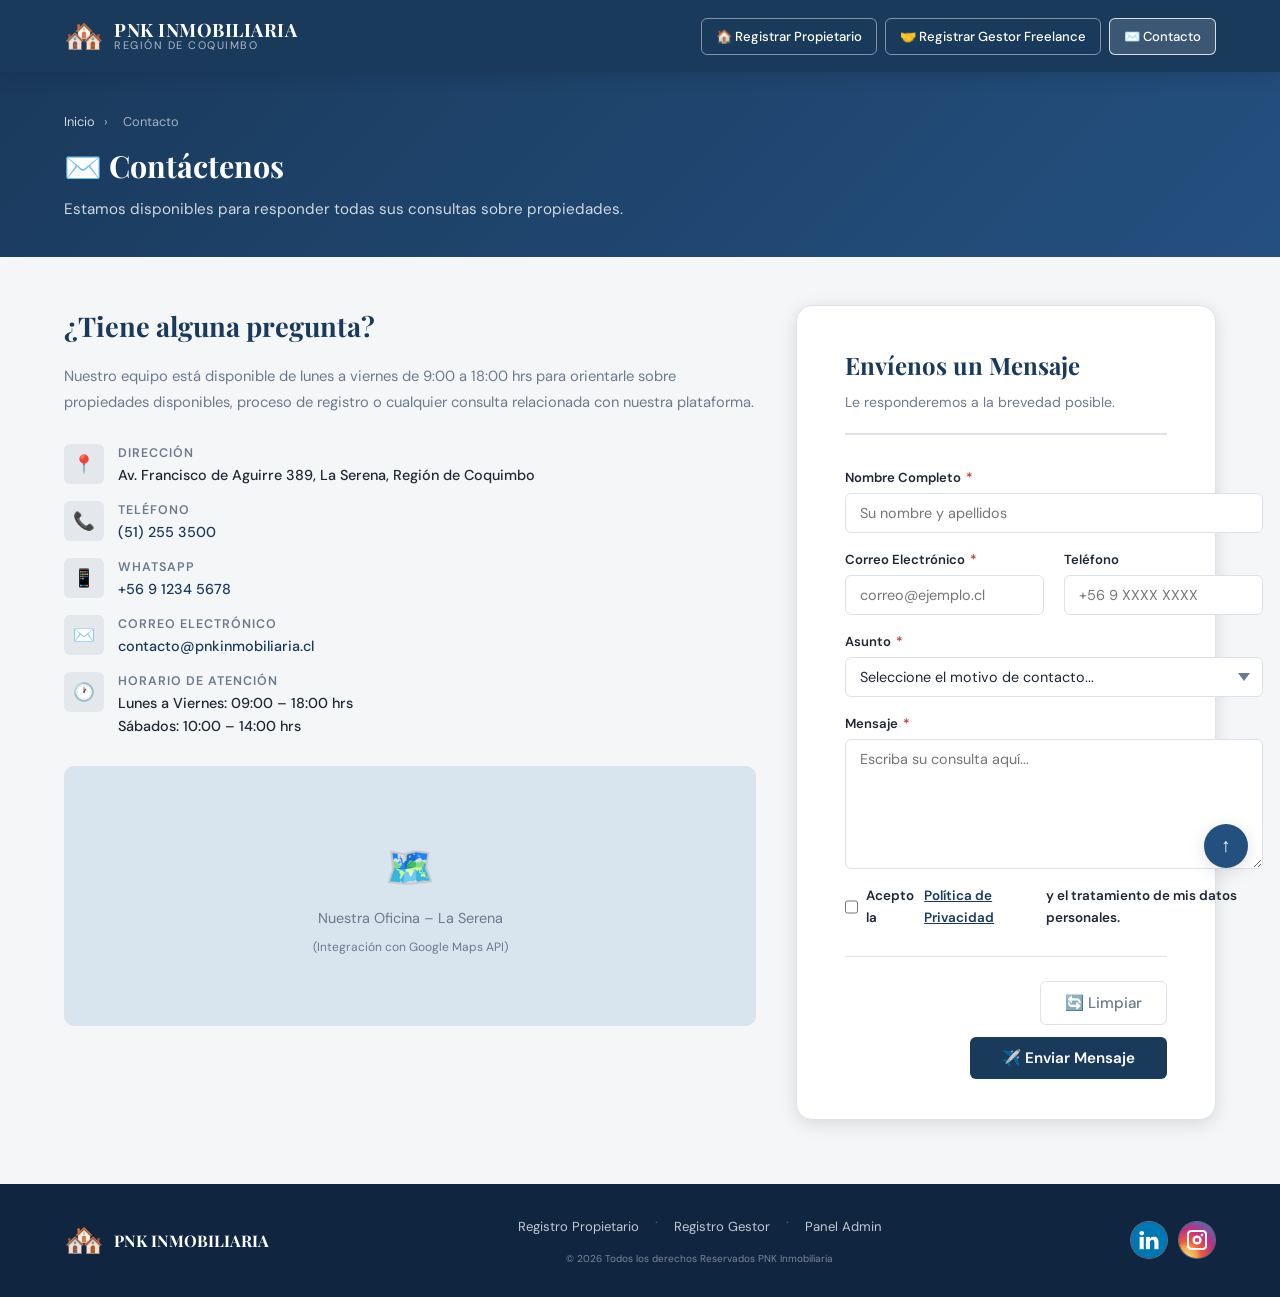
<file: contacto.html>
<!DOCTYPE html>
<html lang="es">
<head>
  <meta charset="UTF-8" />
  <meta name="viewport" content="width=device-width, initial-scale=1.0" />
  <meta name="description" content="Contáctanos para más información sobre propiedades en PNK Inmobiliaria." />
  <title>Contacto – PNK Inmobiliaria</title>
  <link rel="stylesheet" href="css/styles.css" />
</head>
<body>

  <!-- HEADER -->
  <header class="site-header" role="banner">
    <div class="container">
      <a href="index.html" class="logo" aria-label="PNK Inmobiliaria – Ir al inicio">
        <span class="logo__icon" aria-hidden="true">🏘️</span>
        <span class="logo__text">
          <span class="logo__name">PNK INMOBILIARIA</span>
          <span class="logo__tagline">Región de Coquimbo</span>
        </span>
      </a>
      <nav class="nav-actions" role="navigation" aria-label="Navegación principal">
        <a href="registro-propietario.html" class="btn-nav">🏠 Registrar Propietario</a>
        <a href="registro-gestor.html" class="btn-nav">🤝 Registrar Gestor Freelance</a>
        <a href="contacto.html" class="btn-nav active" aria-current="page">✉️ Contacto</a>
      </nav>
    </div>
  </header>

  <!-- PAGE HERO -->
  <section class="page-hero" aria-labelledby="page-title">
    <div class="container">
      <nav class="breadcrumb" aria-label="Miga de pan">
        <a href="index.html">Inicio</a>
        <span aria-hidden="true">›</span>
        <span aria-current="page">Contacto</span>
      </nav>
      <h1 id="page-title">✉️ Contáctenos</h1>
      <p>Estamos disponibles para responder todas sus consultas sobre propiedades.</p>
    </div>
  </section>

  <!-- MAIN -->
  <main id="main-content">
    <div class="container">
      <div class="contacto-grid">

        <!-- Info de contacto -->
        <section aria-labelledby="info-title">
          <h2 id="info-title" class="sr-only">Información de contacto</h2>

          <h2 style="font-family:var(--font-display);font-size:1.7rem;color:var(--color-primary);margin-bottom:14px">
            ¿Tiene alguna pregunta?
          </h2>
          <p style="color:var(--color-text-muted);margin-bottom:28px;line-height:1.8;font-size:.92rem">
            Nuestro equipo está disponible de lunes a viernes de 9:00 a 18:00 hrs para orientarle
            sobre propiedades disponibles, proceso de registro o cualquier consulta relacionada con
            nuestra plataforma.
          </p>

          <div class="contacto-datos" role="list" aria-label="Datos de contacto">

            <div class="contacto-dato" role="listitem">
              <div class="contacto-dato__icon" aria-hidden="true">📍</div>
              <div>
                <p class="contacto-dato__label">Dirección</p>
                <p class="contacto-dato__value">Av. Francisco de Aguirre 389, La Serena, Región de Coquimbo</p>
              </div>
            </div>

            <div class="contacto-dato" role="listitem">
              <div class="contacto-dato__icon" aria-hidden="true">📞</div>
              <div>
                <p class="contacto-dato__label">Teléfono</p>
                <p class="contacto-dato__value">
                  <a href="tel:+5651200000" style="color:var(--color-primary);font-weight:500">(51) 255 3500</a>
                </p>
              </div>
            </div>

            <div class="contacto-dato" role="listitem">
              <div class="contacto-dato__icon" aria-hidden="true">📱</div>
              <div>
                <p class="contacto-dato__label">WhatsApp</p>
                <p class="contacto-dato__value">
                  <a href="https://wa.me/56912345678" style="color:var(--color-primary);font-weight:500" target="_blank" rel="noopener noreferrer">+56 9 1234 5678</a>
                </p>
              </div>
            </div>

            <div class="contacto-dato" role="listitem">
              <div class="contacto-dato__icon" aria-hidden="true">✉️</div>
              <div>
                <p class="contacto-dato__label">Correo Electrónico</p>
                <p class="contacto-dato__value">
                  <a href="mailto:contacto@pnkinmobiliaria.cl" style="color:var(--color-primary);font-weight:500">contacto@pnkinmobiliaria.cl</a>
                </p>
              </div>
            </div>

            <div class="contacto-dato" role="listitem">
              <div class="contacto-dato__icon" aria-hidden="true">🕐</div>
              <div>
                <p class="contacto-dato__label">Horario de Atención</p>
                <p class="contacto-dato__value">
                  Lunes a Viernes: 09:00 – 18:00 hrs<br>
                  Sábados: 10:00 – 14:00 hrs
                </p>
              </div>
            </div>

          </div>

          <!-- Mapa placeholder -->
          <div class="mapa-placeholder" style="margin-top:28px" role="img" aria-label="Mapa de ubicación de la oficina en La Serena">
            <span aria-hidden="true">🗺️</span>
            <p>Nuestra Oficina – La Serena</p>
            <small style="color:var(--color-text-muted)">(Integración con Google Maps API)</small>
          </div>

        </section>

        <!-- Formulario de contacto -->
        <section aria-labelledby="form-title">
          <div class="form-card" style="margin:0">
            <header class="form-card__header">
              <h2 class="form-card__title" id="form-title">Envíenos un Mensaje</h2>
              <p class="form-card__sub">Le responderemos a la brevedad posible.</p>
            </header>

            <form action="#" method="post" novalidate aria-label="Formulario de contacto">

              <div class="form-grid">

                <div class="form-group form-full">
                  <label for="c-nombre">Nombre Completo <span class="req" aria-label="campo requerido">*</span></label>
                  <input
                    type="text"
                    id="c-nombre"
                    name="nombre"
                    placeholder="Su nombre y apellidos"
                    autocomplete="name"
                    aria-required="true"
                  />
                </div>

                <div class="form-group">
                  <label for="c-email">Correo Electrónico <span class="req" aria-label="campo requerido">*</span></label>
                  <input
                    type="email"
                    id="c-email"
                    name="email"
                    placeholder="correo@ejemplo.cl"
                    autocomplete="email"
                    aria-required="true"
                  />
                </div>

                <div class="form-group">
                  <label for="c-telefono">Teléfono</label>
                  <input
                    type="tel"
                    id="c-telefono"
                    name="telefono"
                    placeholder="+56 9 XXXX XXXX"
                    autocomplete="tel"
                  />
                </div>

                <div class="form-group form-full">
                  <label for="c-asunto">Asunto <span class="req" aria-label="campo requerido">*</span></label>
                  <select id="c-asunto" name="asunto" aria-required="true">
                    <option value="">Seleccione el motivo de contacto...</option>
                    <option value="info-propiedad">Información sobre propiedad</option>
                    <option value="registro-prop">Registro como Propietario</option>
                    <option value="registro-gestor">Registro como Gestor Freelance</option>
                    <option value="visita">Solicitar visita</option>
                    <option value="otro">Otro</option>
                  </select>
                </div>

                <div class="form-group form-full">
                  <label for="c-mensaje">Mensaje <span class="req" aria-label="campo requerido">*</span></label>
                  <textarea
                    id="c-mensaje"
                    name="mensaje"
                    placeholder="Escriba su consulta aquí..."
                    aria-required="true"
                    style="min-height:130px"
                  ></textarea>
                </div>

                <div class="form-group form-full">
                  <label class="checkbox-item" style="font-size:.84rem">
                    <input type="checkbox" name="acepta_politica" aria-required="true" />
                    Acepto la
                    <a href="#" style="color:var(--color-primary);text-decoration:underline">Política de Privacidad</a>
                    y el tratamiento de mis datos personales.
                  </label>
                </div>

              </div>

              <div class="form-actions">
                <button type="reset" class="btn-secondary" aria-label="Limpiar formulario de contacto">
                  🔄 Limpiar
                </button>
                <button type="submit" class="btn-primary" aria-label="Enviar mensaje de contacto">
                  ✈️ Enviar Mensaje
                </button>
              </div>

            </form>
          </div>
        </section>

      </div>
    </div>
  </main>

  <!-- FOOTER -->
  <footer class="site-footer" role="contentinfo">
    <div class="container">
      <div class="footer-inner">
        <a href="index.html" class="footer-logo" aria-label="PNK Inmobiliaria – Inicio">
          <span class="footer-logo__icon" aria-hidden="true">🏘️</span>
          <span class="footer-logo__name">PNK INMOBILIARIA</span>
        </a>
        <nav class="footer-nav" aria-label="Navegación del pie de página">
          <div class="footer-nav__links">
            <a href="registro-propietario.html">Registro Propietario</a>
            <span class="footer-nav__sep" aria-hidden="true">·</span>
            <a href="registro-gestor.html">Registro Gestor</a>
            <span class="footer-nav__sep" aria-hidden="true">·</span>
            <a href="dashboard.html">Panel Admin</a>
          </div>
          <p class="footer-copy"><small>&copy; 2026 Todos los derechos Reservados PNK Inmobiliaria</small></p>
        </nav>
        <div class="footer-social" role="list" aria-label="Redes sociales">
          <a href="#" class="social-btn" role="listitem" aria-label="Síguenos en LinkedIn" title="LinkedIn">
            <img src="img\linkedin_logo_icon_147268.png" alt="" aria-hidden="true">
          </a>
          <a href="#" class="social-btn" role="listitem" aria-label="Síguenos en Instagram" title="Instagram">
            <img src="img\1491580635-yumminkysocialmedia26_83102.png" alt="" aria-hidden="true">
          </a>
          </div>
      </div>
    </div>
  </footer>

  <button class="back-to-top" onclick="window.scrollTo({top:0,behavior:'smooth'})" aria-label="Volver al inicio de la página">↑</button>
  <style>.sr-only{position:absolute;width:1px;height:1px;padding:0;margin:-1px;overflow:hidden;clip:rect(0,0,0,0);white-space:nowrap;border:0}</style>
</body>
</html>
</file>
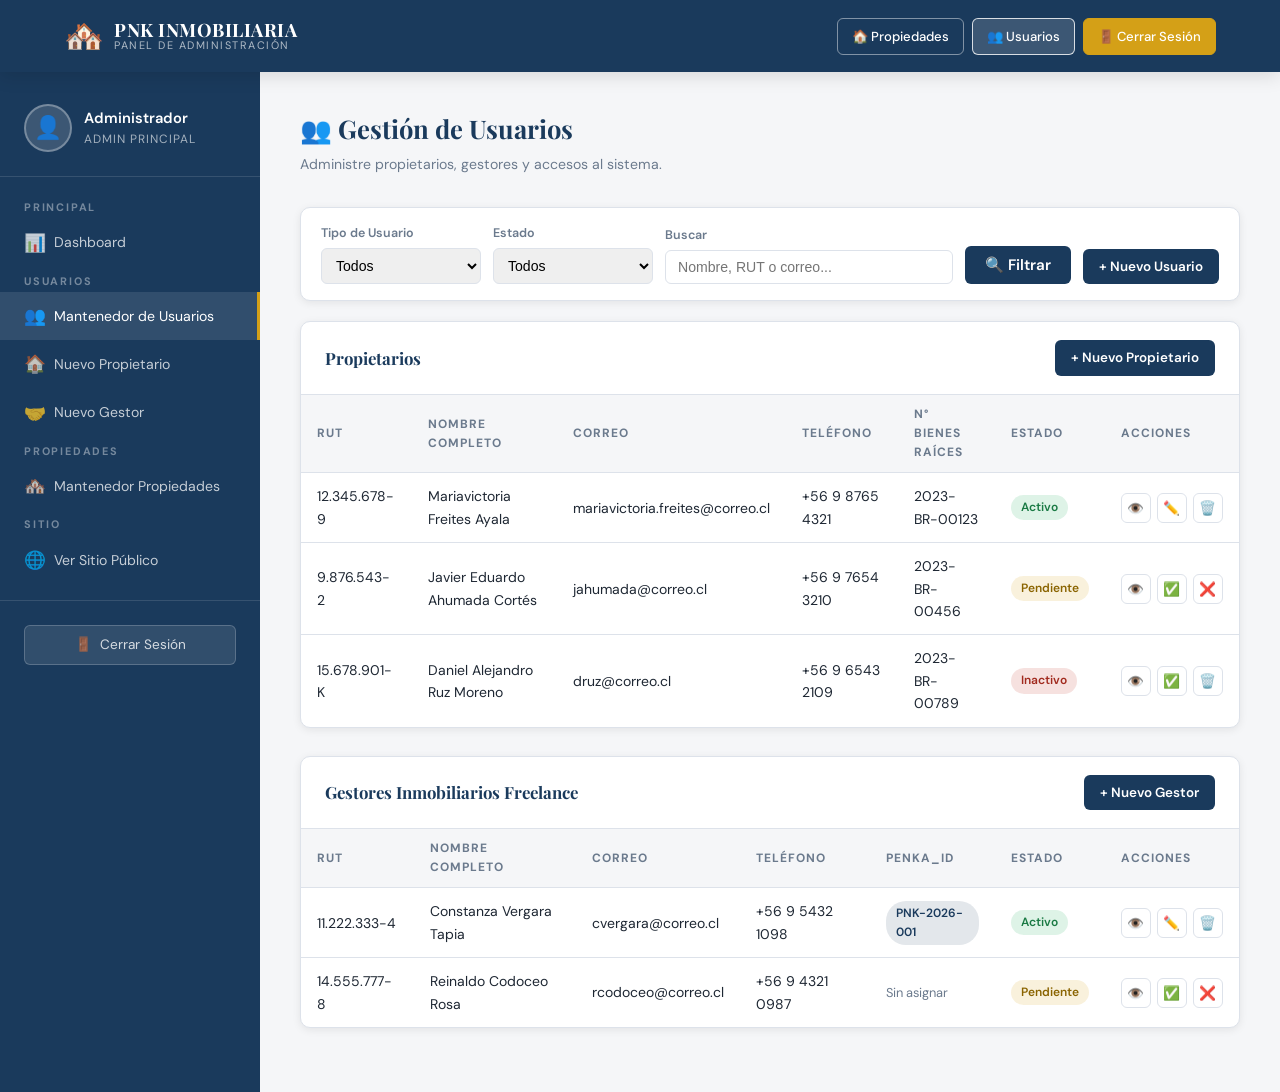
<file: crud-usuarios.html>
<!DOCTYPE html>
<html lang="es">
<head>
  <meta charset="UTF-8" />
  <meta name="viewport" content="width=device-width, initial-scale=1.0" />
  <meta name="description" content="Administración de usuarios de PNK Inmobiliaria." />
  <title>Gestión de Usuarios – PNK Inmobiliaria</title>
  <link rel="stylesheet" href="css/styles.css" />
</head>
<body>

  <!-- HEADER -->
  <header class="site-header" role="banner">
    <div class="container">
      <a href="index.html" class="logo" aria-label="PNK Inmobiliaria – Ir al inicio">
        <span class="logo__icon" aria-hidden="true">🏘️</span>
        <span class="logo__text">
          <span class="logo__name">PNK INMOBILIARIA</span>
          <span class="logo__tagline">Panel de Administración</span>
        </span>
      </a>
      <nav class="nav-actions" role="navigation" aria-label="Acciones de administrador">
        <a href="crud-propiedades.html" class="btn-nav">🏠 Propiedades</a>
        <a href="crud-usuarios.html" class="btn-nav active" aria-current="page">👥 Usuarios</a>
        <a href="index.html" class="btn-nav btn-nav--filled">🚪 Cerrar Sesión</a>
      </nav>
    </div>
  </header>

  <!-- DASHBOARD LAYOUT -->
  <div class="dashboard-layout">

    <!-- Sidebar -->
    <aside class="dashboard-sidebar" role="complementary" aria-label="Menú lateral">
      <div class="sidebar-user">
        <div class="sidebar-user__avatar" role="img" aria-label="Avatar del administrador">👤</div>
        <div>
          <p class="sidebar-user__name">Administrador</p>
          <p class="sidebar-user__role">Admin Principal</p>
        </div>
      </div>
      <nav aria-label="Navegación del panel">
        <ul class="sidebar-nav">
          <li><span class="sidebar-nav__section">Principal</span></li>
          <li><a href="dashboard.html"><span class="icon" aria-hidden="true">📊</span> Dashboard</a></li>
          <li><span class="sidebar-nav__section">Usuarios</span></li>
          <li><a href="crud-usuarios.html" class="active" aria-current="page"><span class="icon" aria-hidden="true">👥</span> Mantenedor de Usuarios</a></li>
          <li><a href="registro-propietario.html"><span class="icon" aria-hidden="true">🏠</span> Nuevo Propietario</a></li>
          <li><a href="registro-gestor.html"><span class="icon" aria-hidden="true">🤝</span> Nuevo Gestor</a></li>
          <li><span class="sidebar-nav__section">Propiedades</span></li>
          <li><a href="crud-propiedades.html"><span class="icon" aria-hidden="true">🏘️</span> Mantenedor Propiedades</a></li>
          <li><span class="sidebar-nav__section">Sitio</span></li>
          <li><a href="index.html"><span class="icon" aria-hidden="true">🌐</span> Ver Sitio Público</a></li>
        </ul>
      </nav>
      <div class="sidebar-logout">
        <a href="index.html" class="btn-logout" aria-label="Cerrar sesión"><span aria-hidden="true">🚪</span> Cerrar Sesión</a>
      </div>
    </aside>

    <!-- Content -->
    <main class="dashboard-content" id="main-content" aria-labelledby="crud-users-title">

      <div class="dash-header">
        <h1 class="dash-title" id="crud-users-title">👥 Gestión de Usuarios</h1>
        <p class="dash-sub">Administre propietarios, gestores y accesos al sistema.</p>
      </div>

      <!-- Filtros -->
      <section aria-label="Filtros de búsqueda de usuarios" style="background:#fff;padding:16px 20px;border-radius:var(--radius-md);border:1px solid var(--color-border);margin-bottom:20px;box-shadow:var(--shadow-sm)">
        <div style="display:flex;gap:12px;flex-wrap:wrap;align-items:flex-end">
          <div style="flex:1;min-width:160px">
            <label for="f-tipo" style="display:block;font-size:.78rem;font-weight:600;margin-bottom:4px;color:var(--color-text-muted)">Tipo de Usuario</label>
            <select id="f-tipo" name="tipo" style="width:100%;padding:8px 32px 8px 10px;border:1.5px solid var(--color-border);border-radius:var(--radius-sm);font-size:.88rem" aria-label="Filtrar por tipo de usuario">
              <option value="">Todos</option>
              <option value="propietario">Propietario</option>
              <option value="gestor">Gestor Freelance</option>
              <option value="admin">Administrador</option>
            </select>
          </div>
          <div style="flex:1;min-width:160px">
            <label for="f-estado" style="display:block;font-size:.78rem;font-weight:600;margin-bottom:4px;color:var(--color-text-muted)">Estado</label>
            <select id="f-estado" name="estado" style="width:100%;padding:8px 32px 8px 10px;border:1.5px solid var(--color-border);border-radius:var(--radius-sm);font-size:.88rem" aria-label="Filtrar por estado de cuenta">
              <option value="">Todos</option>
              <option value="activo">Activo</option>
              <option value="pendiente">Pendiente</option>
              <option value="inactivo">Inactivo</option>
            </select>
          </div>
          <div style="flex:2;min-width:200px">
            <label for="f-buscar" style="display:block;font-size:.78rem;font-weight:600;margin-bottom:4px;color:var(--color-text-muted)">Buscar</label>
            <input type="search" id="f-buscar" name="buscar" placeholder="Nombre, RUT o correo..." style="width:100%;padding:8px 12px;border:1.5px solid var(--color-border);border-radius:var(--radius-sm);font-size:.88rem" aria-label="Buscar usuario por nombre, RUT o correo" />
          </div>
          <button type="button" class="btn-primary" style="padding:9px 20px" aria-label="Aplicar filtros">🔍 Filtrar</button>
          <a href="registro-propietario.html" class="btn-add" aria-label="Agregar nuevo propietario">
            + Nuevo Usuario
          </a>
        </div>
      </section>

      <!-- Tabla Propietarios -->
      <section aria-labelledby="tbl-prop-title">
        <div class="table-card">
          <div class="table-card__head">
            <h2 class="table-card__title" id="tbl-prop-title">Propietarios</h2>
            <div class="table-card__actions">
              <a href="registro-propietario.html" class="btn-add" aria-label="Agregar nuevo propietario">+ Nuevo Propietario</a>
            </div>
          </div>
          <div style="overflow-x:auto">
            <table class="data-table" aria-label="Listado de propietarios">
              <thead>
                <tr>
                  <th scope="col">RUT</th>
                  <th scope="col">Nombre Completo</th>
                  <th scope="col">Correo</th>
                  <th scope="col">Teléfono</th>
                  <th scope="col">N° Bienes Raíces</th>
                  <th scope="col">Estado</th>
                  <th scope="col">Acciones</th>
                </tr>
              </thead>
              <tbody>
                <tr>
                  <td>12.345.678-9</td>
                  <td>Mariavictoria Freites Ayala</td>
                  <td>mariavictoria.freites@correo.cl</td>
                  <td>+56 9 8765 4321</td>
                  <td>2023-BR-00123</td>
                  <td><span class="badge badge--green">Activo</span></td>
                  <td>
                    <div class="table-actions">
                      <button class="btn-icon" title="Ver detalle" aria-label="Ver detalle de Mariavictoria Freites">👁️</button>
                      <button class="btn-icon" title="Editar" aria-label="Editar usuario Mariavictoria Freites">✏️</button>
                      <button class="btn-icon btn-icon--del" title="Dar de baja" aria-label="Dar de baja a Mariavictoria Freites">🗑️</button>
                    </div>
                  </td>
                </tr>
                <tr>
                  <td>9.876.543-2</td>
                  <td>Javier Eduardo Ahumada Cortés</td>
                  <td>jahumada@correo.cl</td>
                  <td>+56 9 7654 3210</td>
                  <td>2023-BR-00456</td>
                  <td><span class="badge badge--yellow">Pendiente</span></td>
                  <td>
                    <div class="table-actions">
                      <button class="btn-icon" title="Ver detalle" aria-label="Ver detalle de Javier Ahumada">👁️</button>
                      <button class="btn-icon" title="Activar" aria-label="Activar cuenta de Javier Ahumada">✅</button>
                      <button class="btn-icon btn-icon--del" title="Rechazar" aria-label="Rechazar a Javier Ahumada">❌</button>
                    </div>
                  </td>
                </tr>
                <tr>
                  <td>15.678.901-K</td>
                  <td>Daniel Alejandro Ruz Moreno</td>
                  <td>druz@correo.cl</td>
                  <td>+56 9 6543 2109</td>
                  <td>2023-BR-00789</td>
                  <td><span class="badge badge--red">Inactivo</span></td>
                  <td>
                    <div class="table-actions">
                      <button class="btn-icon" title="Ver detalle" aria-label="Ver detalle de Daniel Ruz">👁️</button>
                      <button class="btn-icon" title="Reactivar" aria-label="Reactivar cuenta de Daniel Ruz">✅</button>
                      <button class="btn-icon btn-icon--del" title="Eliminar" aria-label="Eliminar usuario Daniel Ruz">🗑️</button>
                    </div>
                  </td>
                </tr>
              </tbody>
            </table>
          </div>
        </div>
      </section>

      <!-- Tabla Gestores -->
      <section aria-labelledby="tbl-gest-title" style="margin-top:24px">
        <div class="table-card">
          <div class="table-card__head">
            <h2 class="table-card__title" id="tbl-gest-title">Gestores Inmobiliarios Freelance</h2>
            <div class="table-card__actions">
              <a href="registro-gestor.html" class="btn-add" aria-label="Agregar nuevo gestor">+ Nuevo Gestor</a>
            </div>
          </div>
          <div style="overflow-x:auto">
            <table class="data-table" aria-label="Listado de gestores inmobiliarios freelance">
              <thead>
                <tr>
                  <th scope="col">RUT</th>
                  <th scope="col">Nombre Completo</th>
                  <th scope="col">Correo</th>
                  <th scope="col">Teléfono</th>
                  <th scope="col">PENKA_ID</th>
                  <th scope="col">Estado</th>
                  <th scope="col">Acciones</th>
                </tr>
              </thead>
              <tbody>
                <tr>
                  <td>11.222.333-4</td>
                  <td>Constanza Vergara Tapia </td>
                  <td>cvergara@correo.cl</td>
                  <td>+56 9 5432 1098</td>
                  <td><span class="badge badge--blue">PNK-2026-001</span></td>
                  <td><span class="badge badge--green">Activo</span></td>
                  <td>
                    <div class="table-actions">
                      <button class="btn-icon" title="Ver detalle" aria-label="Ver detalle de Constanza Vergara">👁️</button>
                      <button class="btn-icon" title="Editar" aria-label="Editar gestor Constanza Vergara">✏️</button>
                      <button class="btn-icon btn-icon--del" title="Dar de baja" aria-label="Dar de baja a Constanza Vergara">🗑️</button>
                    </div>
                  </td>
                </tr>
                <tr>
                  <td>14.555.777-8</td>
                  <td>Reinaldo Codoceo Rosa</td>
                  <td>rcodoceo@correo.cl</td>
                  <td>+56 9 4321 0987</td>
                  <td><span style="color:var(--color-text-muted);font-size:.8rem">Sin asignar</span></td>
                  <td><span class="badge badge--yellow">Pendiente</span></td>
                  <td>
                    <div class="table-actions">
                      <button class="btn-icon" title="Ver detalle" aria-label="Ver detalle de Reinaldo Codoceo">👁️</button>
                      <button class="btn-icon" title="Aprobar y asignar PENKA_ID" aria-label="Aprobar Reinaldo Codoceo y asignar PENKA ID">✅</button>
                      <button class="btn-icon btn-icon--del" title="Rechazar" aria-label="Rechazar solicitud de Reinaldo Codoceo">❌</button>
                    </div>
                  </td>
                </tr>
              </tbody>
            </table>
          </div>
        </div>
      </section>

    </main>
  </div>

  <style>.sr-only{position:absolute;width:1px;height:1px;padding:0;margin:-1px;overflow:hidden;clip:rect(0,0,0,0);white-space:nowrap;border:0}</style>
</body>
</html>
</file>
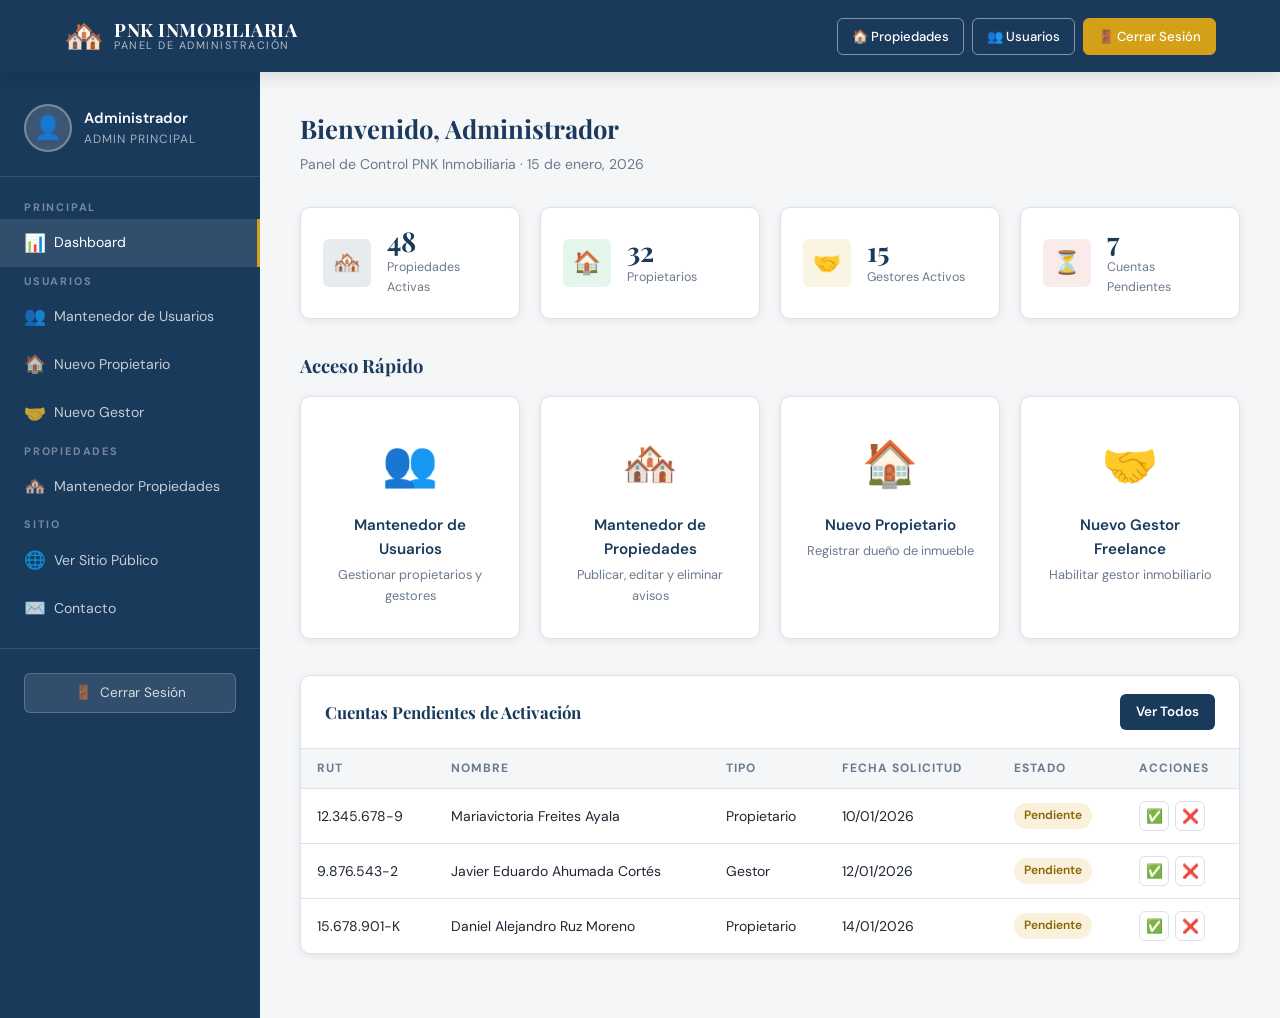
<file: dashboard.html>
<!DOCTYPE html>
<html lang="es">
<head>
  <meta charset="UTF-8" />
  <meta name="viewport" content="width=device-width, initial-scale=1.0" />
  <meta name="description" content="Panel de administración de PNK Inmobiliaria." />
  <title>Dashboard – PNK Inmobiliaria</title>
  <link rel="stylesheet" href="css/styles.css" />
</head>
<body>

  <!-- HEADER -->
  <header class="site-header" role="banner">
    <div class="container">
      <a href="index.html" class="logo" aria-label="PNK Inmobiliaria – Ir al inicio">
        <span class="logo__icon" aria-hidden="true">🏘️</span>
        <span class="logo__text">
          <span class="logo__name">PNK INMOBILIARIA</span>
          <span class="logo__tagline">Panel de Administración</span>
        </span>
      </a>
      <nav class="nav-actions" role="navigation" aria-label="Acciones de administrador">
        <a href="crud-propiedades.html" class="btn-nav">🏠 Propiedades</a>
        <a href="crud-usuarios.html" class="btn-nav">👥 Usuarios</a>
        <a href="index.html" class="btn-nav btn-nav--filled">🚪 Cerrar Sesión</a>
      </nav>
    </div>
  </header>

  <!-- DASHBOARD LAYOUT -->
  <div class="dashboard-layout">

    <!-- Sidebar -->
    <aside class="dashboard-sidebar" role="complementary" aria-label="Menú lateral del administrador">

      <div class="sidebar-user">
        <div class="sidebar-user__avatar" role="img" aria-label="Avatar del administrador">👤</div>
        <div>
          <p class="sidebar-user__name">Administrador</p>
          <p class="sidebar-user__role">Admin Principal</p>
        </div>
      </div>

      <nav aria-label="Navegación del panel de administración">
        <ul class="sidebar-nav">

          <li aria-label="Sección Principal"><span class="sidebar-nav__section">Principal</span></li>
          <li>
            <a href="dashboard.html" class="active" aria-current="page">
              <span class="icon" aria-hidden="true">📊</span> Dashboard
            </a>
          </li>

          <li aria-label="Sección Usuarios"><span class="sidebar-nav__section">Usuarios</span></li>
          <li>
            <a href="crud-usuarios.html" aria-label="Mantenedor de usuarios">
              <span class="icon" aria-hidden="true">👥</span> Mantenedor de Usuarios
            </a>
          </li>
          <li>
            <a href="registro-propietario.html" aria-label="Registrar nuevo propietario">
              <span class="icon" aria-hidden="true">🏠</span> Nuevo Propietario
            </a>
          </li>
          <li>
            <a href="registro-gestor.html" aria-label="Registrar nuevo gestor">
              <span class="icon" aria-hidden="true">🤝</span> Nuevo Gestor
            </a>
          </li>

          <li aria-label="Sección Propiedades"><span class="sidebar-nav__section">Propiedades</span></li>
          <li>
            <a href="crud-propiedades.html" aria-label="Mantenedor de propiedades">
              <span class="icon" aria-hidden="true">🏘️</span> Mantenedor Propiedades
            </a>
          </li>

          <li aria-label="Sección Sitio"><span class="sidebar-nav__section">Sitio</span></li>
          <li>
            <a href="index.html" aria-label="Ir al sitio público">
              <span class="icon" aria-hidden="true">🌐</span> Ver Sitio Público
            </a>
          </li>
          <li>
            <a href="contacto.html" aria-label="Ir a contacto">
              <span class="icon" aria-hidden="true">✉️</span> Contacto
            </a>
          </li>
        </ul>
      </nav>

      <div class="sidebar-logout">
        <a href="index.html" class="btn-logout" aria-label="Cerrar sesión y volver al inicio">
          <span aria-hidden="true">🚪</span> Cerrar Sesión
        </a>
      </div>
    </aside>

    <!-- Content -->
    <main class="dashboard-content" id="main-content" aria-labelledby="dash-title">

      <div class="dash-header">
        <h1 class="dash-title" id="dash-title">Bienvenido, Administrador</h1>
        <p class="dash-sub">Panel de Control PNK Inmobiliaria · <time datetime="2026-01-15">15 de enero, 2026</time></p>
      </div>

      <!-- Stats -->
      <section aria-labelledby="stats-title">
        <h2 id="stats-title" class="sr-only">Estadísticas del sistema</h2>
        <div class="stats-grid">

          <div class="stat-card" role="article" aria-label="Propiedades activas: 48">
            <div class="stat-card__icon stat-card__icon--blue" aria-hidden="true">🏘️</div>
            <div>
              <p class="stat-card__num">48</p>
              <p class="stat-card__label">Propiedades Activas</p>
            </div>
          </div>

          <div class="stat-card" role="article" aria-label="Propietarios registrados: 32">
            <div class="stat-card__icon stat-card__icon--green" aria-hidden="true">🏠</div>
            <div>
              <p class="stat-card__num">32</p>
              <p class="stat-card__label">Propietarios</p>
            </div>
          </div>

          <div class="stat-card" role="article" aria-label="Gestores activos: 15">
            <div class="stat-card__icon stat-card__icon--gold" aria-hidden="true">🤝</div>
            <div>
              <p class="stat-card__num">15</p>
              <p class="stat-card__label">Gestores Activos</p>
            </div>
          </div>

          <div class="stat-card" role="article" aria-label="Cuentas pendientes de aprobación: 7">
            <div class="stat-card__icon stat-card__icon--red" aria-hidden="true">⏳</div>
            <div>
              <p class="stat-card__num">7</p>
              <p class="stat-card__label">Cuentas Pendientes</p>
            </div>
          </div>

        </div>
      </section>

      <!-- Módulos rápidos -->
      <section aria-labelledby="modules-title">
        <h2 id="modules-title" style="font-family:var(--font-display);color:var(--color-primary);font-size:1.15rem;margin-bottom:16px">
          Acceso Rápido
        </h2>
        <div class="dash-cards">

          <a href="crud-usuarios.html" class="dash-module-card" aria-label="Ir al Mantenedor de Usuarios">
            <span class="dash-module-card__icon" aria-hidden="true">👥</span>
            <p class="dash-module-card__label">Mantenedor de Usuarios</p>
            <p class="dash-module-card__desc">Gestionar propietarios y gestores</p>
          </a>

          <a href="crud-propiedades.html" class="dash-module-card" aria-label="Ir al Mantenedor de Propiedades">
            <span class="dash-module-card__icon" aria-hidden="true">🏘️</span>
            <p class="dash-module-card__label">Mantenedor de Propiedades</p>
            <p class="dash-module-card__desc">Publicar, editar y eliminar avisos</p>
          </a>

          <a href="registro-propietario.html" class="dash-module-card" aria-label="Ir a Nuevo Propietario">
            <span class="dash-module-card__icon" aria-hidden="true">🏠</span>
            <p class="dash-module-card__label">Nuevo Propietario</p>
            <p class="dash-module-card__desc">Registrar dueño de inmueble</p>
          </a>

          <a href="registro-gestor.html" class="dash-module-card" aria-label="Ir a Nuevo Gestor">
            <span class="dash-module-card__icon" aria-hidden="true">🤝</span>
            <p class="dash-module-card__label">Nuevo Gestor Freelance</p>
            <p class="dash-module-card__desc">Habilitar gestor inmobiliario</p>
          </a>

        </div>
      </section>

      <!-- Tabla reciente -->
      <section style="margin-top:36px" aria-labelledby="recent-title">
        <div class="table-card">
          <div class="table-card__head">
            <h2 class="table-card__title" id="recent-title">Cuentas Pendientes de Activación</h2>
            <div class="table-card__actions">
              <a href="crud-usuarios.html" class="btn-add" aria-label="Ver todos los usuarios">
                Ver Todos
              </a>
            </div>
          </div>

          <div style="overflow-x:auto">
            <table class="data-table" aria-label="Tabla de cuentas pendientes de activación">
              <thead>
                <tr>
                  <th scope="col">RUT</th>
                  <th scope="col">Nombre</th>
                  <th scope="col">Tipo</th>
                  <th scope="col">Fecha Solicitud</th>
                  <th scope="col">Estado</th>
                  <th scope="col">Acciones</th>
                </tr>
              </thead>
              <tbody>
                <tr>
                  <td>12.345.678-9</td>
                  <td>Mariavictoria Freites Ayala</td>
                  <td>Propietario</td>
                  <td><time datetime="2026-01-10">10/01/2026</time></td>
                  <td><span class="badge badge--yellow">Pendiente</span></td>
                  <td>
                    <div class="table-actions">
                      <button class="btn-icon" title="Activar cuenta" aria-label="Activar cuenta de Mariavictoria Freites">✅</button>
                      <button class="btn-icon btn-icon--del" title="Rechazar" aria-label="Rechazar solicitud de Mariavictoria Freites">❌</button>
                    </div>
                  </td>
                </tr>
                <tr>
                  <td>9.876.543-2</td>
                  <td>Javier Eduardo Ahumada Cortés</td>
                  <td>Gestor</td>
                  <td><time datetime="2026-01-12">12/01/2026</time></td>
                  <td><span class="badge badge--yellow">Pendiente</span></td>
                  <td>
                    <div class="table-actions">
                      <button class="btn-icon" title="Activar cuenta" aria-label="Activar cuenta de Javier Ahumada">✅</button>
                      <button class="btn-icon btn-icon--del" title="Rechazar" aria-label="Rechazar solicitud de Javier Ahumada">❌</button>
                    </div>
                  </td>
                </tr>
                <tr>
                  <td>15.678.901-K</td>
                  <td>Daniel Alejandro Ruz Moreno</td>
                  <td>Propietario</td>
                  <td><time datetime="2026-01-14">14/01/2026</time></td>
                  <td><span class="badge badge--yellow">Pendiente</span></td>
                  <td>
                    <div class="table-actions">
                      <button class="btn-icon" title="Activar cuenta" aria-label="Activar cuenta de Daniel Ruz">✅</button>
                      <button class="btn-icon btn-icon--del" title="Rechazar" aria-label="Rechazar solicitud de Daniel Ruz">❌</button>
                    </div>
                  </td>
                </tr>
              </tbody>
            </table>
          </div>
        </div>
      </section>

    </main>
  </div><!-- /dashboard-layout -->

  <style>.sr-only{position:absolute;width:1px;height:1px;padding:0;margin:-1px;overflow:hidden;clip:rect(0,0,0,0);white-space:nowrap;border:0}</style>
</body>
</html>
</file>
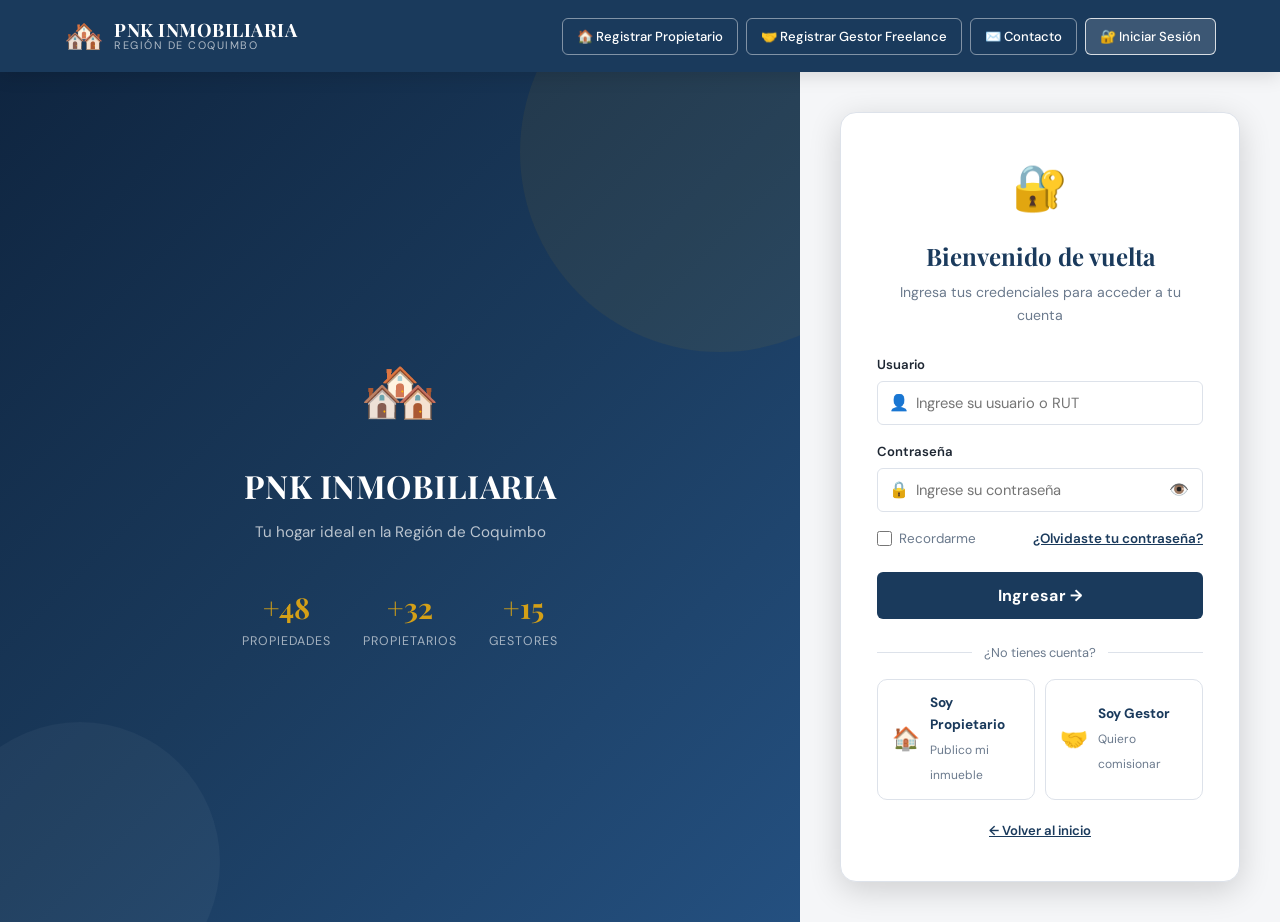
<file: inicio-sesion.html>
<!DOCTYPE html>
<html lang="es">
<head>
  <meta charset="UTF-8" />
  <meta name="viewport" content="width=device-width, initial-scale=1.0" />
  <meta name="description" content="Inicia sesión en PNK Inmobiliaria para acceder a tu cuenta." />
  <title>Iniciar Sesión – PNK Inmobiliaria</title>
  <link rel="stylesheet" href="css/styles.css" />
</head>
<body class="login-body">

  <!-- HEADER -->
  <header class="site-header" role="banner">
    <div class="container">
      <a href="index.html" class="logo" aria-label="PNK Inmobiliaria – Ir al inicio">
        <span class="logo__icon" aria-hidden="true">🏘️</span>
        <span class="logo__text">
          <span class="logo__name">PNK INMOBILIARIA</span>
          <span class="logo__tagline">Región de Coquimbo</span>
        </span>
      </a>

      <!-- Hamburguesa -->
      <button class="nav-toggle" id="nav-toggle" aria-label="Abrir menú" aria-expanded="false" aria-controls="nav-menu">
        <span class="nav-toggle__bar"></span>
        <span class="nav-toggle__bar"></span>
        <span class="nav-toggle__bar"></span>
      </button>

      <nav class="nav-actions" id="nav-menu" role="navigation" aria-label="Navegación principal">
        <a href="registro-propietario.html" class="btn-nav">🏠 Registrar Propietario</a>
        <a href="registro-gestor.html"      class="btn-nav">🤝 Registrar Gestor Freelance</a>
        <a href="contacto.html"             class="btn-nav">✉️ Contacto</a>
        <a href="inicio-sesion.html"        class="btn-nav btn-nav--filled active" aria-current="page">🔐 Iniciar Sesión</a>
      </nav>
    </div>
  </header>

  <!-- MAIN -->
  <main class="login-main" id="main-content">

    <!-- Panel izquierdo: imagen/branding -->
    <div class="login-brand" aria-hidden="true">
      <div class="login-brand__overlay"></div>
      <div class="login-brand__content">
        <span class="login-brand__icon">🏘️</span>
        <h1 class="login-brand__name">PNK INMOBILIARIA</h1>
        <p class="login-brand__tagline">Tu hogar ideal en la Región de Coquimbo</p>
        <div class="login-brand__stats">
          <div class="login-brand__stat">
            <strong>+48</strong>
            <span>Propiedades</span>
          </div>
          <div class="login-brand__stat">
            <strong>+32</strong>
            <span>Propietarios</span>
          </div>
          <div class="login-brand__stat">
            <strong>+15</strong>
            <span>Gestores</span>
          </div>
        </div>
      </div>
    </div>

    <!-- Panel derecho: formulario -->
    <div class="login-panel">
      <div class="login-card">

        <!-- Ícono candado -->
        <div class="login-card__icon" aria-hidden="true">🔐</div>

        <h2 class="login-card__title">Bienvenido de vuelta</h2>
        <p class="login-card__sub">Ingresa tus credenciales para acceder a tu cuenta</p>

        <form action="dashboard.html" method="get" novalidate aria-label="Formulario de inicio de sesión" class="login-form">

          <div class="login-field">
            <label for="usuario">Usuario</label>
            <div class="login-field__wrap">
              <span class="login-field__icon" aria-hidden="true">👤</span>
              <input
                type="text"
                id="usuario"
                name="usuario"
                placeholder="Ingrese su usuario o RUT"
                autocomplete="username"
                aria-required="true"
              />
            </div>
          </div>

          <div class="login-field">
            <label for="contrasena">Contraseña</label>
            <div class="login-field__wrap">
              <span class="login-field__icon" aria-hidden="true">🔒</span>
              <input
                type="password"
                id="contrasena"
                name="contrasena"
                placeholder="Ingrese su contraseña"
                autocomplete="current-password"
                aria-required="true"
              />
              <button type="button" class="login-field__toggle"
                aria-label="Mostrar u ocultar contraseña"
                onclick="togglePass(this)">👁️</button>
            </div>
          </div>

          <div class="login-options">
            <label class="login-remember">
              <input type="checkbox" name="recordar" />
              Recordarme
            </label>
            <a href="recuperar.html" class="login-forgot" aria-label="Recuperar contraseña olvidada">
              ¿Olvidaste tu contraseña?
            </a>
          </div>

          <button type="submit" class="btn-login" aria-label="Iniciar sesión en la plataforma">
            Ingresar →
          </button>

        </form>

        <!-- Separador -->
        <div class="login-sep" aria-hidden="true"><span>¿No tienes cuenta?</span></div>

        <!-- Registros -->
        <div class="login-register-btns">
          <a href="registro-propietario.html" class="btn-register-type" aria-label="Registrarse como propietario">
            <span aria-hidden="true">🏠</span>
            <div>
              <strong>Soy Propietario</strong>
              <small>Publico mi inmueble</small>
            </div>
          </a>
          <a href="registro-gestor.html" class="btn-register-type" aria-label="Registrarse como gestor freelance">
            <span aria-hidden="true">🤝</span>
            <div>
              <strong>Soy Gestor</strong>
              <small>Quiero comisionar</small>
            </div>
          </a>
        </div>

        <p class="login-back">
          <a href="index.html" aria-label="Volver al inicio">← Volver al inicio</a>
        </p>

      </div>
    </div>

  </main>

  <script>
    // Mostrar/ocultar contraseña
    function togglePass(btn) {
      const input = btn.previousElementSibling;
      if (input.type === 'password') {
        input.type = 'text';
        btn.textContent = '🙈';
        btn.setAttribute('aria-label', 'Ocultar contraseña');
      } else {
        input.type = 'password';
        btn.textContent = '👁️';
        btn.setAttribute('aria-label', 'Mostrar contraseña');
      }
    }

    // Menú hamburguesa
    const toggle = document.getElementById('nav-toggle');
    const menu   = document.getElementById('nav-menu');
    toggle.addEventListener('click', () => {
      const open = menu.classList.toggle('open');
      toggle.classList.toggle('open', open);
      toggle.setAttribute('aria-expanded', open);
    });
  </script>

  <style>.sr-only{position:absolute;width:1px;height:1px;padding:0;margin:-1px;overflow:hidden;clip:rect(0,0,0,0);white-space:nowrap;border:0}</style>
</body>
</html>
</file>
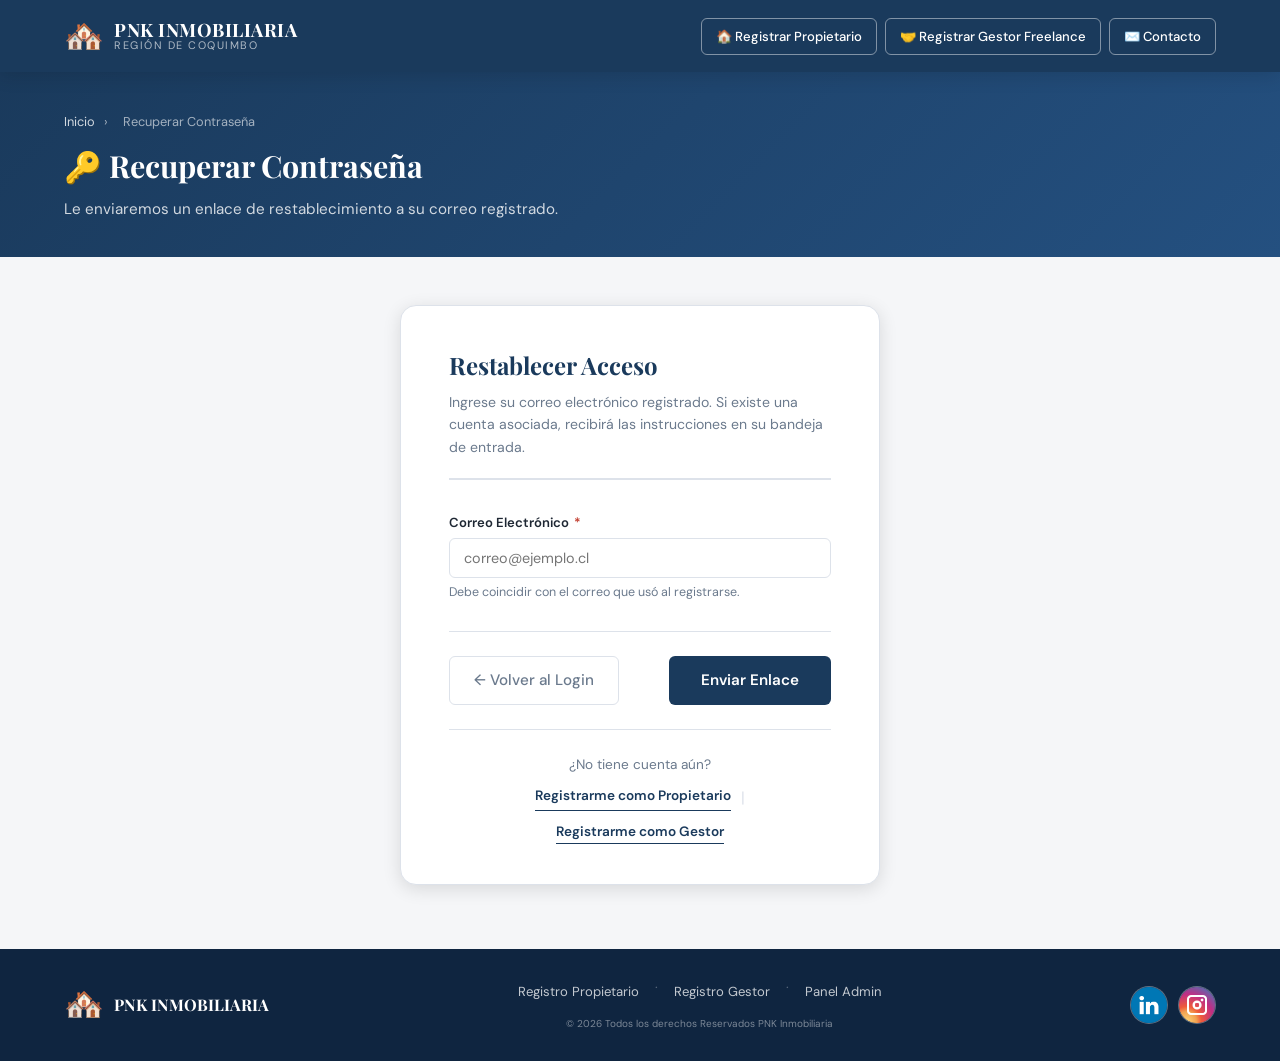
<file: recuperar.html>
<!DOCTYPE html>
<html lang="es">
<head>
  <meta charset="UTF-8" />
  <meta name="viewport" content="width=device-width, initial-scale=1.0" />
  <meta name="description" content="Recupere su contraseña de acceso a PNK Inmobiliaria." />
  <title>Recuperar Contraseña – PNK Inmobiliaria</title>
  <link rel="stylesheet" href="css/styles.css" />
</head>
<body>

  <!-- HEADER -->
  <header class="site-header" role="banner">
    <div class="container">
      <a href="index.html" class="logo" aria-label="PNK Inmobiliaria – Ir al inicio">
        <span class="logo__icon" aria-hidden="true">🏘️</span>
        <span class="logo__text">
          <span class="logo__name">PNK INMOBILIARIA</span>
          <span class="logo__tagline">Región de Coquimbo</span>
        </span>
      </a>
      <nav class="nav-actions" role="navigation" aria-label="Navegación principal">
        <a href="registro-propietario.html" class="btn-nav">🏠 Registrar Propietario</a>
        <a href="registro-gestor.html" class="btn-nav">🤝 Registrar Gestor Freelance</a>
        <a href="contacto.html" class="btn-nav">✉️ Contacto</a>
      </nav>
    </div>
  </header>

  <!-- PAGE HERO -->
  <section class="page-hero" aria-labelledby="page-title">
    <div class="container">
      <nav class="breadcrumb" aria-label="Miga de pan">
        <a href="index.html">Inicio</a>
        <span aria-hidden="true">›</span>
        <span aria-current="page">Recuperar Contraseña</span>
      </nav>
      <h1 id="page-title">🔑 Recuperar Contraseña</h1>
      <p>Le enviaremos un enlace de restablecimiento a su correo registrado.</p>
    </div>
  </section>

  <!-- MAIN -->
  <main class="form-page" id="main-content">
    <div class="container">
      <div class="form-card" style="max-width:480px">
        <header class="form-card__header">
          <h2 class="form-card__title">Restablecer Acceso</h2>
          <p class="form-card__sub">
            Ingrese su correo electrónico registrado. Si existe una cuenta asociada,
            recibirá las instrucciones en su bandeja de entrada.
          </p>
        </header>

        <form action="index.html" method="get" novalidate aria-label="Formulario de recuperación de contraseña">
          <div class="form-group" style="margin-bottom:20px">
            <label for="r-email">
              Correo Electrónico <span class="req" aria-label="campo requerido">*</span>
            </label>
            <input
              type="email"
              id="r-email"
              name="email"
              placeholder="correo@ejemplo.cl"
              autocomplete="email"
              aria-required="true"
              aria-describedby="r-email-help"
            />
            <small id="r-email-help" style="color:var(--color-text-muted);font-size:.78rem">
              Debe coincidir con el correo que usó al registrarse.
            </small>
          </div>

          <div class="form-actions" style="justify-content:space-between">
            <a href="index.html" class="btn-secondary" aria-label="Volver al inicio de sesión">
              ← Volver al Login
            </a>
            <button type="submit" class="btn-primary" aria-label="Enviar correo de recuperación">
              Enviar Enlace
            </button>
          </div>
        </form>

        <hr style="border:none;border-top:1px solid var(--color-border);margin:24px 0">

        <div style="text-align:center">
          <p style="font-size:.85rem;color:var(--color-text-muted);margin-bottom:10px">
            ¿No tiene cuenta aún?
          </p>
          <div style="display:flex;gap:10px;justify-content:center;flex-wrap:wrap">
            <a href="registro-propietario.html"
               style="font-size:.85rem;color:var(--color-primary);font-weight:600;border-bottom:1px solid currentColor"
               aria-label="Registrarse como propietario">
              Registrarme como Propietario
            </a>
            <span style="color:var(--color-border)" aria-hidden="true">|</span>
            <a href="registro-gestor.html"
               style="font-size:.85rem;color:var(--color-primary);font-weight:600;border-bottom:1px solid currentColor"
               aria-label="Registrarse como gestor">
              Registrarme como Gestor
            </a>
          </div>
        </div>
      </div>
    </div>
  </main>

  <!-- FOOTER -->
  <footer class="site-footer" role="contentinfo">
    <div class="container">
      <div class="footer-inner">
        <a href="index.html" class="footer-logo" aria-label="PNK Inmobiliaria – Inicio">
          <span class="footer-logo__icon" aria-hidden="true">🏘️</span>
          <span class="footer-logo__name">PNK INMOBILIARIA</span>
        </a>
        <nav class="footer-nav" aria-label="Navegación del pie de página">
          <div class="footer-nav__links">
            <a href="registro-propietario.html">Registro Propietario</a>
            <span class="footer-nav__sep" aria-hidden="true">·</span>
            <a href="registro-gestor.html">Registro Gestor</a>
            <span class="footer-nav__sep" aria-hidden="true">·</span>
            <a href="dashboard.html">Panel Admin</a>
          </div>
          <p class="footer-copy"><small>&copy; 2026 Todos los derechos Reservados PNK Inmobiliaria</small></p>
        </nav>
        <div class="footer-social" role="list" aria-label="Redes sociales">
          <a href="#" class="social-btn" role="listitem" aria-label="Síguenos en LinkedIn" title="LinkedIn">
            <img src="img\linkedin_logo_icon_147268.png" alt="" aria-hidden="true">
          </a>
          <a href="#" class="social-btn" role="listitem" aria-label="Síguenos en Instagram" title="Instagram">
            <img src="img\1491580635-yumminkysocialmedia26_83102.png" alt="" aria-hidden="true">
          </a>
          </div>
      </div>
    </div>
  </footer>

  <style>.sr-only{position:absolute;width:1px;height:1px;padding:0;margin:-1px;overflow:hidden;clip:rect(0,0,0,0);white-space:nowrap;border:0}</style>
</body>
</html>
</file>
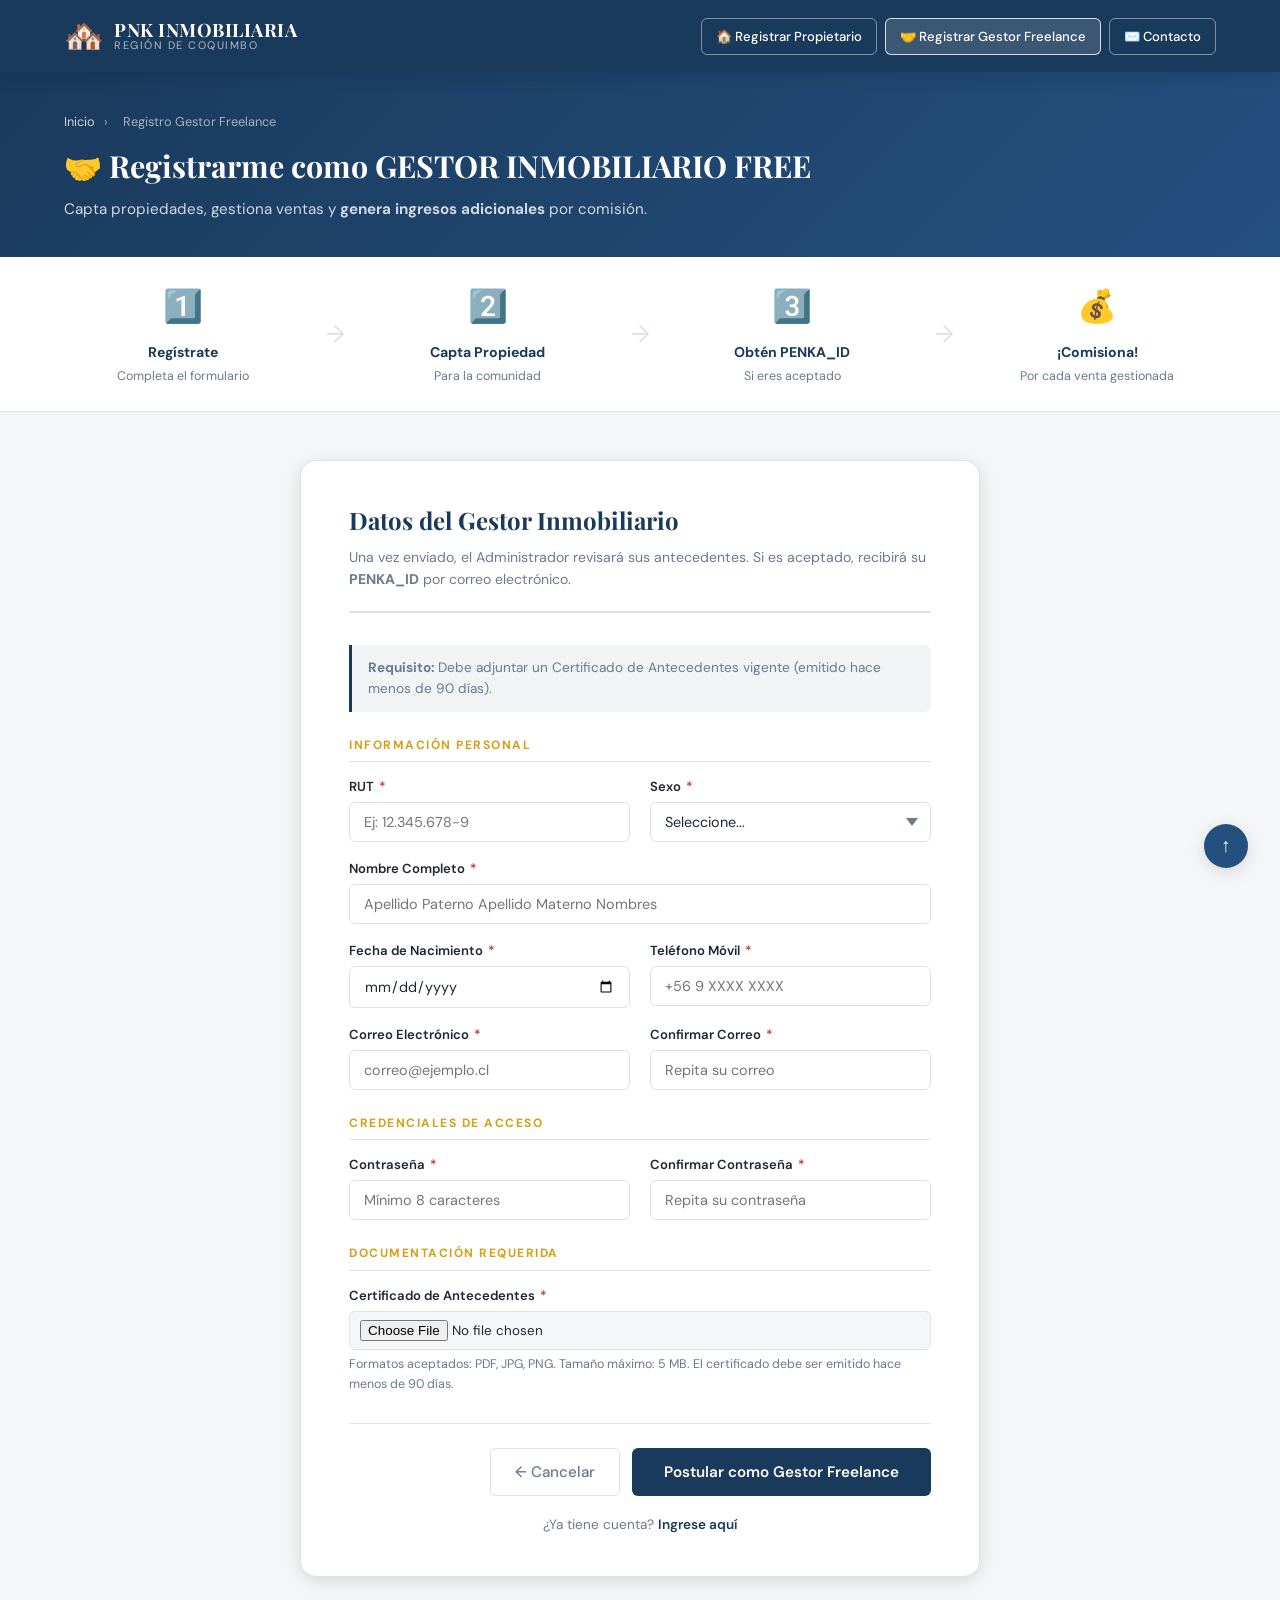
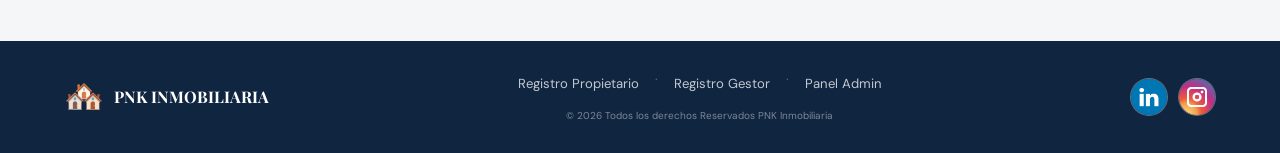
<file: registro-gestor.html>
<!DOCTYPE html>
<html lang="es">
<head>
  <meta charset="UTF-8" />
  <meta name="viewport" content="width=device-width, initial-scale=1.0" />
  <meta name="description" content="Regístrate como Gestor Inmobiliario Freelance en PNK Inmobiliaria y genera ingresos adicionales." />
  <title>Registro Gestor Freelance – PNK Inmobiliaria</title>
  <link rel="stylesheet" href="css/styles.css" />
</head>
<body>

  <!-- HEADER -->
  <header class="site-header" role="banner">
    <div class="container">
      <a href="index.html" class="logo" aria-label="PNK Inmobiliaria – Ir al inicio">
        <span class="logo__icon" aria-hidden="true">🏘️</span>
        <span class="logo__text">
          <span class="logo__name">PNK INMOBILIARIA</span>
          <span class="logo__tagline">Región de Coquimbo</span>
        </span>
      </a>
      <nav class="nav-actions" role="navigation" aria-label="Navegación principal">
        <a href="registro-propietario.html" class="btn-nav">🏠 Registrar Propietario</a>
        <a href="registro-gestor.html" class="btn-nav active" aria-current="page">🤝 Registrar Gestor Freelance</a>
        <a href="contacto.html" class="btn-nav">✉️ Contacto</a>
      </nav>
    </div>
  </header>

  <!-- PAGE HERO -->
  <section class="page-hero" aria-labelledby="page-title">
    <div class="container">
      <nav class="breadcrumb" aria-label="Miga de pan">
        <a href="index.html">Inicio</a>
        <span aria-hidden="true">›</span>
        <span aria-current="page">Registro Gestor Freelance</span>
      </nav>
      <h1 id="page-title">🤝 Registrarme como GESTOR INMOBILIARIO FREE</h1>
      <p>Capta propiedades, gestiona ventas y <strong>genera ingresos adicionales</strong> por comisión.</p>
    </div>
  </section>

  <!-- STEPS INFO -->
  <section style="background:#fff;padding:24px 0;border-bottom:1px solid var(--color-border)" aria-labelledby="steps-title">
    <div class="container">
      <h2 id="steps-title" class="sr-only">Pasos para convertirse en Gestor</h2>
      <div style="display:flex;gap:24px;flex-wrap:wrap;align-items:center;justify-content:center">
        <div style="text-align:center;flex:1;min-width:160px">
          <div style="font-size:2rem;margin-bottom:6px" aria-hidden="true">1️⃣</div>
          <strong style="font-size:.88rem;color:var(--color-primary)">Regístrate</strong>
          <p style="font-size:.78rem;color:var(--color-text-muted);margin-top:3px">Completa el formulario</p>
        </div>
        <div style="font-size:1.5rem;color:var(--color-border)" aria-hidden="true">→</div>
        <div style="text-align:center;flex:1;min-width:160px">
          <div style="font-size:2rem;margin-bottom:6px" aria-hidden="true">2️⃣</div>
          <strong style="font-size:.88rem;color:var(--color-primary)">Capta Propiedad</strong>
          <p style="font-size:.78rem;color:var(--color-text-muted);margin-top:3px">Para la comunidad</p>
        </div>
        <div style="font-size:1.5rem;color:var(--color-border)" aria-hidden="true">→</div>
        <div style="text-align:center;flex:1;min-width:160px">
          <div style="font-size:2rem;margin-bottom:6px" aria-hidden="true">3️⃣</div>
          <strong style="font-size:.88rem;color:var(--color-primary)">Obtén PENKA_ID</strong>
          <p style="font-size:.78rem;color:var(--color-text-muted);margin-top:3px">Si eres aceptado</p>
        </div>
        <div style="font-size:1.5rem;color:var(--color-border)" aria-hidden="true">→</div>
        <div style="text-align:center;flex:1;min-width:160px">
          <div style="font-size:2rem;margin-bottom:6px" aria-hidden="true">💰</div>
          <strong style="font-size:.88rem;color:var(--color-primary)">¡Comisiona!</strong>
          <p style="font-size:.78rem;color:var(--color-text-muted);margin-top:3px">Por cada venta gestionada</p>
        </div>
      </div>
    </div>
  </section>

  <!-- MAIN -->
  <main class="form-page" id="main-content">
    <div class="container">
      <div class="form-card">
        <header class="form-card__header">
          <h2 class="form-card__title">Datos del Gestor Inmobiliario</h2>
          <p class="form-card__sub">
            Una vez enviado, el Administrador revisará sus antecedentes.
            Si es aceptado, recibirá su <strong>PENKA_ID</strong> por correo electrónico.
          </p>
        </header>

        <form action="index.html" method="get" novalidate aria-label="Formulario de registro de gestor inmobiliario freelance">

          <div class="notice-box" role="note">
            <strong>Requisito:</strong> Debe adjuntar un Certificado de Antecedentes vigente (emitido hace menos de 90 días).
          </div>

          <p class="form-section-title">Información Personal</p>
          <div class="form-grid">

            <div class="form-group">
              <label for="g-rut">RUT <span class="req" aria-label="campo requerido">*</span></label>
              <input type="text" id="g-rut" name="rut"
                placeholder="Ej: 12.345.678-9"
                aria-required="true"
                autocomplete="off"
              />
            </div>

            <div class="form-group">
              <label for="g-sexo">Sexo <span class="req" aria-label="campo requerido">*</span></label>
              <select id="g-sexo" name="sexo" aria-required="true">
                <option value="">Seleccione...</option>
                <option value="M">Masculino</option>
                <option value="F">Femenino</option>
                <option value="O">Prefiero no indicar</option>
              </select>
            </div>

            <div class="form-group form-full">
              <label for="g-nombre">Nombre Completo <span class="req" aria-label="campo requerido">*</span></label>
              <input type="text" id="g-nombre" name="nombre"
                placeholder="Apellido Paterno Apellido Materno Nombres"
                autocomplete="name"
                aria-required="true"
              />
            </div>

            <div class="form-group">
              <label for="g-fecha">Fecha de Nacimiento <span class="req" aria-label="campo requerido">*</span></label>
              <input type="date" id="g-fecha" name="fecha_nac"
                aria-required="true"
                max="2006-01-01"
              />
            </div>

            <div class="form-group">
              <label for="g-telefono">Teléfono Móvil <span class="req" aria-label="campo requerido">*</span></label>
              <input type="tel" id="g-telefono" name="telefono"
                placeholder="+56 9 XXXX XXXX"
                autocomplete="tel"
                aria-required="true"
              />
            </div>

            <div class="form-group">
              <label for="g-email">Correo Electrónico <span class="req" aria-label="campo requerido">*</span></label>
              <input type="email" id="g-email" name="email"
                placeholder="correo@ejemplo.cl"
                autocomplete="email"
                aria-required="true"
              />
            </div>

            <div class="form-group">
              <label for="g-confirm-email">Confirmar Correo <span class="req" aria-label="campo requerido">*</span></label>
              <input type="email" id="g-confirm-email" name="confirm_email"
                placeholder="Repita su correo"
                autocomplete="off"
                aria-required="true"
              />
            </div>

          </div>

          <p class="form-section-title">Credenciales de Acceso</p>
          <div class="form-grid">

            <div class="form-group">
              <label for="g-pass">Contraseña <span class="req" aria-label="campo requerido">*</span></label>
              <input type="password" id="g-pass" name="password"
                placeholder="Mínimo 8 caracteres"
                autocomplete="new-password"
                aria-required="true"
                minlength="8"
              />
            </div>

            <div class="form-group">
              <label for="g-confirm-pass">Confirmar Contraseña <span class="req" aria-label="campo requerido">*</span></label>
              <input type="password" id="g-confirm-pass" name="confirm_password"
                placeholder="Repita su contraseña"
                autocomplete="new-password"
                aria-required="true"
              />
            </div>

          </div>

          <p class="form-section-title">Documentación Requerida</p>
          <div class="form-grid">

            <div class="form-group form-full">
              <label for="g-certificado">
                Certificado de Antecedentes <span class="req" aria-label="campo requerido">*</span>
              </label>
              <input
                type="file"
                id="g-certificado"
                name="certificado"
                accept=".pdf,.jpg,.jpeg,.png"
                aria-required="true"
                aria-describedby="g-cert-help"
              />
              <small id="g-cert-help" style="color:var(--color-text-muted);font-size:.78rem">
                Formatos aceptados: PDF, JPG, PNG. Tamaño máximo: 5 MB.
                El certificado debe ser emitido hace menos de 90 días.
              </small>
            </div>

          </div>

          <div class="form-actions">
            <a href="index.html" class="btn-secondary" aria-label="Cancelar y volver al inicio">
              ← Cancelar
            </a>
            <button type="submit" class="btn-primary" aria-label="Enviar solicitud de registro como gestor">
              Postular como Gestor Freelance
            </button>
          </div>

        </form>

        <p style="text-align:center;margin-top:18px;font-size:.85rem;color:var(--color-text-muted)">
          ¿Ya tiene cuenta?
          <a href="index.html" style="color:var(--color-primary);font-weight:600">
            Ingrese aquí
          </a>
        </p>
      </div>
    </div>
  </main>

  <!-- FOOTER -->
  <footer class="site-footer" role="contentinfo">
    <div class="container">
      <div class="footer-inner">
        <a href="index.html" class="footer-logo" aria-label="PNK Inmobiliaria – Inicio">
          <span class="footer-logo__icon" aria-hidden="true">🏘️</span>
          <span class="footer-logo__name">PNK INMOBILIARIA</span>
        </a>
        <nav class="footer-nav" aria-label="Navegación del pie de página">
          <div class="footer-nav__links">
            <a href="registro-propietario.html">Registro Propietario</a>
            <span class="footer-nav__sep" aria-hidden="true">·</span>
            <a href="registro-gestor.html">Registro Gestor</a>
            <span class="footer-nav__sep" aria-hidden="true">·</span>
            <a href="dashboard.html">Panel Admin</a>
          </div>
          <p class="footer-copy"><small>&copy; 2026 Todos los derechos Reservados PNK Inmobiliaria</small></p>
        </nav>
        <div class="footer-social" role="list" aria-label="Redes sociales">
          <a href="#" class="social-btn" role="listitem" aria-label="Síguenos en LinkedIn" title="LinkedIn">
            <img src="img\linkedin_logo_icon_147268.png" alt="" aria-hidden="true">
          </a>
          <a href="#" class="social-btn" role="listitem" aria-label="Síguenos en Instagram" title="Instagram">
            <img src="img\1491580635-yumminkysocialmedia26_83102.png" alt="" aria-hidden="true">
          </a>
          </div>
      </div>
    </div>
  </footer>

  <button class="back-to-top" onclick="window.scrollTo({top:0,behavior:'smooth'})" aria-label="Volver al inicio de la página">↑</button>
  <style>.sr-only{position:absolute;width:1px;height:1px;padding:0;margin:-1px;overflow:hidden;clip:rect(0,0,0,0);white-space:nowrap;border:0}</style>
</body>
</html>
</file>
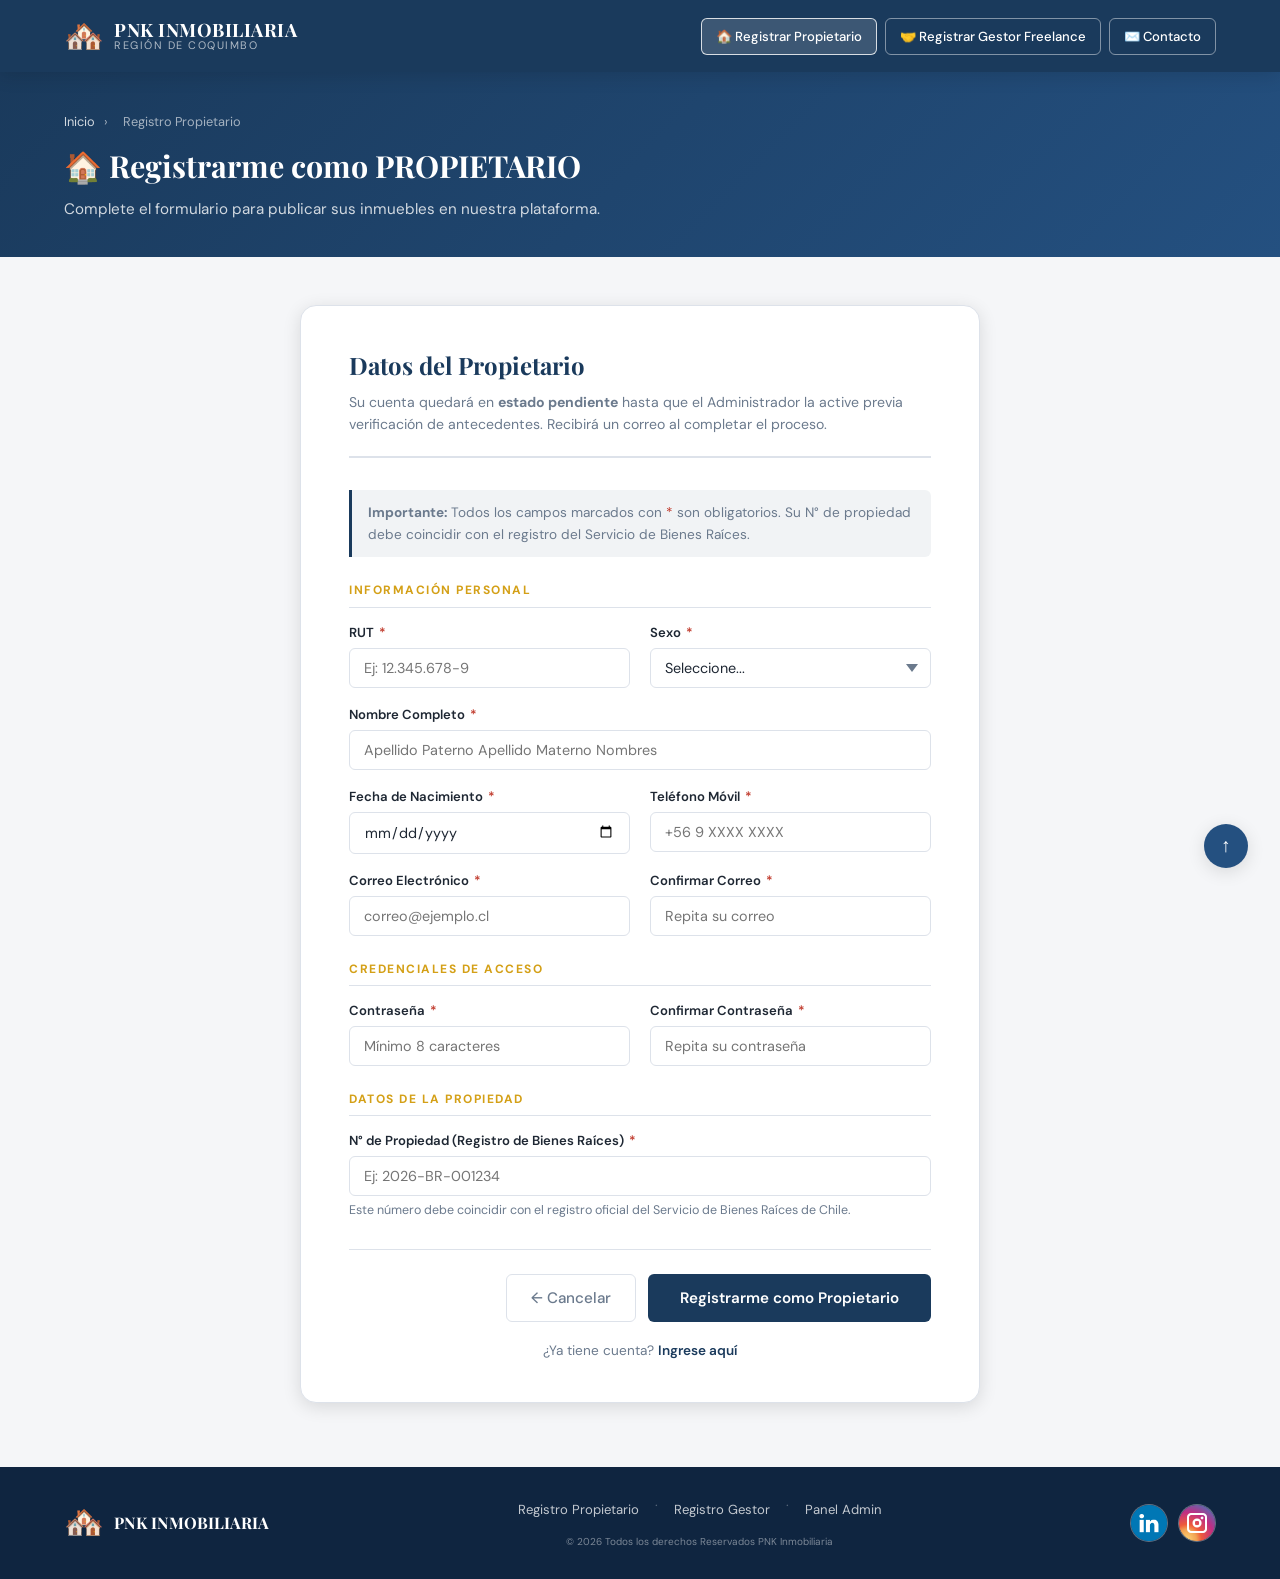
<file: registro-propietario.html>
<!DOCTYPE html>
<html lang="es">
<head>
  <meta charset="UTF-8" />
  <meta name="viewport" content="width=device-width, initial-scale=1.0" />
  <meta name="description" content="Registrarse como Propietario en PNK Inmobiliaria para publicar sus inmuebles." />
  <title>Registro Propietario – PNK Inmobiliaria</title>
  <link rel="stylesheet" href="css/styles.css" />
</head>
<body>

  <!-- HEADER -->
  <header class="site-header" role="banner">
    <div class="container">
      <a href="index.html" class="logo" aria-label="PNK Inmobiliaria – Ir al inicio">
        <span class="logo__icon" aria-hidden="true">🏘️</span>
        <span class="logo__text">
          <span class="logo__name">PNK INMOBILIARIA</span>
          <span class="logo__tagline">Región de Coquimbo</span>
        </span>
      </a>
      <nav class="nav-actions" role="navigation" aria-label="Navegación principal">
        <a href="registro-propietario.html" class="btn-nav active" aria-current="page">🏠 Registrar Propietario</a>
        <a href="registro-gestor.html" class="btn-nav">🤝 Registrar Gestor Freelance</a>
        <a href="contacto.html" class="btn-nav">✉️ Contacto</a>
      </nav>
    </div>
  </header>

  <!-- PAGE HERO -->
  <section class="page-hero" aria-labelledby="page-title">
    <div class="container">
      <nav class="breadcrumb" aria-label="Miga de pan">
        <a href="index.html">Inicio</a>
        <span aria-hidden="true">›</span>
        <span aria-current="page">Registro Propietario</span>
      </nav>
      <h1 id="page-title">🏠 Registrarme como PROPIETARIO</h1>
      <p>Complete el formulario para publicar sus inmuebles en nuestra plataforma.</p>
    </div>
  </section>

  <!-- MAIN -->
  <main class="form-page" id="main-content">
    <div class="container">
      <div class="form-card">
        <header class="form-card__header">
          <h2 class="form-card__title">Datos del Propietario</h2>
          <p class="form-card__sub">
            Su cuenta quedará en <strong>estado pendiente</strong> hasta que el Administrador la active
            previa verificación de antecedentes. Recibirá un correo al completar el proceso.
          </p>
        </header>

        <form action="index.html" method="get" novalidate aria-label="Formulario de registro de propietario">

          <div class="notice-box" role="note">
            <strong>Importante:</strong> Todos los campos marcados con <span style="color:var(--color-accent)">*</span>
            son obligatorios. Su N° de propiedad debe coincidir con el registro del Servicio de Bienes Raíces.
          </div>

          <p class="form-section-title">Información Personal</p>
          <div class="form-grid">

            <div class="form-group">
              <label for="p-rut">RUT <span class="req" aria-label="campo requerido">*</span></label>
              <input type="text" id="p-rut" name="rut"
                placeholder="Ej: 12.345.678-9"
                autocomplete="off"
                aria-required="true"
                pattern="[0-9]{1,2}\.[0-9]{3}\.[0-9]{3}-[0-9kK]{1}"
              />
            </div>

            <div class="form-group">
              <label for="p-sexo">Sexo <span class="req" aria-label="campo requerido">*</span></label>
              <select id="p-sexo" name="sexo" aria-required="true">
                <option value="">Seleccione...</option>
                <option value="M">Masculino</option>
                <option value="F">Femenino</option>
                <option value="O">Prefiero no indicar</option>
              </select>
            </div>

            <div class="form-group form-full">
              <label for="p-nombre">Nombre Completo <span class="req" aria-label="campo requerido">*</span></label>
              <input type="text" id="p-nombre" name="nombre"
                placeholder="Apellido Paterno Apellido Materno Nombres"
                autocomplete="name"
                aria-required="true"
              />
            </div>

            <div class="form-group">
              <label for="p-fecha">Fecha de Nacimiento <span class="req" aria-label="campo requerido">*</span></label>
              <input type="date" id="p-fecha" name="fecha_nac"
                aria-required="true"
                max="2006-01-01"
              />
            </div>

            <div class="form-group">
              <label for="p-telefono">Teléfono Móvil <span class="req" aria-label="campo requerido">*</span></label>
              <input type="tel" id="p-telefono" name="telefono"
                placeholder="+56 9 XXXX XXXX"
                autocomplete="tel"
                aria-required="true"
              />
            </div>

            <div class="form-group">
              <label for="p-email">Correo Electrónico <span class="req" aria-label="campo requerido">*</span></label>
              <input type="email" id="p-email" name="email"
                placeholder="correo@ejemplo.cl"
                autocomplete="email"
                aria-required="true"
              />
            </div>

            <div class="form-group">
              <label for="p-confirm-email">Confirmar Correo <span class="req" aria-label="campo requerido">*</span></label>
              <input type="email" id="p-confirm-email" name="confirm_email"
                placeholder="Repita su correo"
                autocomplete="off"
                aria-required="true"
              />
            </div>

          </div>

          <p class="form-section-title">Credenciales de Acceso</p>
          <div class="form-grid">

            <div class="form-group">
              <label for="p-pass">Contraseña <span class="req" aria-label="campo requerido">*</span></label>
              <input type="password" id="p-pass" name="password"
                placeholder="Mínimo 8 caracteres"
                autocomplete="new-password"
                aria-required="true"
                minlength="8"
              />
            </div>

            <div class="form-group">
              <label for="p-confirm-pass">Confirmar Contraseña <span class="req" aria-label="campo requerido">*</span></label>
              <input type="password" id="p-confirm-pass" name="confirm_password"
                placeholder="Repita su contraseña"
                autocomplete="new-password"
                aria-required="true"
              />
            </div>

          </div>

          <p class="form-section-title">Datos de la Propiedad</p>
          <div class="form-grid">

            <div class="form-group form-full">
              <label for="p-nro-bien">
                N° de Propiedad (Registro de Bienes Raíces)
                <span class="req" aria-label="campo requerido">*</span>
              </label>
              <input type="text" id="p-nro-bien" name="nro_bienes_raices"
                placeholder="Ej: 2026-BR-001234"
                aria-required="true"
                aria-describedby="p-nro-bien-help"
              />
              <small id="p-nro-bien-help" style="color:var(--color-text-muted);font-size:.78rem">
                Este número debe coincidir con el registro oficial del Servicio de Bienes Raíces de Chile.
              </small>
            </div>

          </div>

          <div class="form-actions">
            <a href="index.html" class="btn-secondary" aria-label="Cancelar y volver al inicio">
              ← Cancelar
            </a>
            <button type="submit" class="btn-primary" aria-label="Enviar formulario de registro de propietario">
              Registrarme como Propietario
            </button>
          </div>

        </form>

        <p style="text-align:center;margin-top:18px;font-size:.85rem;color:var(--color-text-muted)">
          ¿Ya tiene cuenta?
          <a href="index.html" style="color:var(--color-primary);font-weight:600">
            Ingrese aquí
          </a>
        </p>
      </div>
    </div>
  </main>

  <!-- FOOTER -->
  <footer class="site-footer" role="contentinfo">
    <div class="container">
      <div class="footer-inner">
        <a href="index.html" class="footer-logo" aria-label="PNK Inmobiliaria – Inicio">
          <span class="footer-logo__icon" aria-hidden="true">🏘️</span>
          <span class="footer-logo__name">PNK INMOBILIARIA</span>
        </a>
        <nav class="footer-nav" aria-label="Navegación del pie de página">
          <div class="footer-nav__links">
            <a href="registro-propietario.html">Registro Propietario</a>
            <span class="footer-nav__sep" aria-hidden="true">·</span>
            <a href="registro-gestor.html">Registro Gestor</a>
            <span class="footer-nav__sep" aria-hidden="true">·</span>
            <a href="dashboard.html">Panel Admin</a>
          </div>
          <p class="footer-copy"><small>&copy; 2026 Todos los derechos Reservados PNK Inmobiliaria</small></p>
        </nav>
        <div class="footer-social" role="list" aria-label="Redes sociales">
          <a href="#" class="social-btn" role="listitem" aria-label="Síguenos en LinkedIn" title="LinkedIn">
            <img src="img\linkedin_logo_icon_147268.png" alt="" aria-hidden="true">
          </a>
          <a href="#" class="social-btn" role="listitem" aria-label="Síguenos en Instagram" title="Instagram">
            <img src="img\1491580635-yumminkysocialmedia26_83102.png" alt="" aria-hidden="true">
          </a>
          </div>
      </div>
    </div>
  </footer>

  <button class="back-to-top" onclick="window.scrollTo({top:0,behavior:'smooth'})" aria-label="Volver al inicio de la página">↑</button>
  <style>.sr-only{position:absolute;width:1px;height:1px;padding:0;margin:-1px;overflow:hidden;clip:rect(0,0,0,0);white-space:nowrap;border:0}</style>
</body>
</html>
</file>
<file: css/styles.css>
/* ================================================
   PNK INMOBILIARIA - Estilos Globales
   ================================================ */

/* Google Fonts */
@import url('https://fonts.googleapis.com/css2?family=Playfair+Display:wght@600;700&family=DM+Sans:wght@300;400;500;600&display=swap');

/* ---- Variables CSS ---- */
:root {
  --color-primary:     #1a3a5c;   /* Azul marino profundo */
  --color-primary-lt:  #245080;   /* Azul medio */
  --color-accent:      #c0392b;   /* Rojo botones Ver Más */
  --color-accent-lt:   #e74c3c;
  --color-gold:        #d4a017;   /* Dorado detalles */
  --color-bg:          #f5f6f8;   /* Fondo gris claro */
  --color-card:        #ffffff;
  --color-border:      #dde2ea;
  --color-text:        #1e2733;
  --color-text-muted:  #6b7a8d;
  --color-footer-bg:   #0f2540;
  --color-green:       #27ae60;
  --color-nav-btn:     #2c5282;

  --font-display:      'Playfair Display', Georgia, serif;
  --font-body:         'DM Sans', 'Segoe UI', sans-serif;

  --radius-sm:  6px;
  --radius-md:  10px;
  --radius-lg:  16px;
  --shadow-sm:  0 2px 8px rgba(0,0,0,.08);
  --shadow-md:  0 4px 18px rgba(0,0,0,.12);
  --shadow-lg:  0 8px 32px rgba(0,0,0,.16);

  --container:  1200px;
  --header-h:   72px;
}

/* ---- Reset & Base ---- */
*, *::before, *::after { box-sizing: border-box; margin: 0; padding: 0; }

html { scroll-behavior: smooth; font-size: 16px; }

body {
  font-family: var(--font-body);
  background: var(--color-bg);
  color: var(--color-text);
  line-height: 1.6;
  min-height: 100vh;
}

img { display: block; max-width: 100%; }
a  { color: inherit; text-decoration: none; }

/* ---- Contenedor ---- */
.container {
  max-width: var(--container);
  margin: 0 auto;
  padding: 0 24px;
}

/* ================================================
   HEADER / NAVBAR
   ================================================ */
.site-header {
  background: var(--color-primary);
  height: var(--header-h);
  position: sticky;
  top: 0;
  z-index: 100;
  box-shadow: var(--shadow-md);
}

.site-header .container {
  height: 100%;
  display: flex;
  align-items: center;
  justify-content: space-between;
  gap: 16px;
}

/* Logo */
.logo {
  display: flex;
  align-items: center;
  gap: 10px;
  color: #fff;
  text-decoration: none;
  flex-shrink: 0;
}

.logo__icon {
  font-size: 2rem;
  line-height: 1;
}

.logo__text {
  display: flex;
  flex-direction: column;
  line-height: 1.1;
}

.logo__name {
  font-family: var(--font-display);
  font-size: 1.15rem;
  font-weight: 700;
  letter-spacing: .5px;
  color: #fff;
}

.logo__tagline {
  font-size: .68rem;
  font-weight: 400;
  color: rgba(255,255,255,.65);
  letter-spacing: 1.5px;
  text-transform: uppercase;
}

/* Nav buttons */
.nav-actions {
  display: flex;
  align-items: center;
  gap: 8px;
  flex-wrap: wrap;
}

.btn-nav {
  display: inline-flex;
  align-items: center;
  gap: 6px;
  padding: 7px 14px;
  border: 1.5px solid rgba(255,255,255,.45);
  border-radius: var(--radius-sm);
  background: transparent;
  color: #fff;
  font-family: var(--font-body);
  font-size: .82rem;
  font-weight: 500;
  cursor: pointer;
  transition: background .2s, border-color .2s;
  white-space: nowrap;
}

.btn-nav:hover,
.btn-nav.active {
  background: rgba(255,255,255,.15);
  border-color: rgba(255,255,255,.8);
}

.btn-nav--filled {
  background: var(--color-gold);
  border-color: var(--color-gold);
  color: #fff;
}

.btn-nav--filled:hover {
  background: #b8860b;
  border-color: #b8860b;
}

/* ================================================
   HERO SECTION (dos columnas)
   ================================================ */
.hero-section {
  display: grid;
  grid-template-columns: 1fr 340px;
  gap: 0;
  min-height: 260px;
  background: var(--color-primary);
}

/* Banner */
.hero-banner {
  position: relative;
  overflow: hidden;
  min-height: 240px;
  background: linear-gradient(135deg, #0f2540 0%, #1a3a5c 40%, #245080 100%);
  display: flex;
  align-items: center;
  justify-content: center;
}

.banner-content {
  position: relative;
  z-index: 2;
  text-align: center;
  padding: 32px 40px;
  color: #fff;
}

.banner-badge {
  display: inline-block;
  background: var(--color-gold);
  color: #fff;
  font-size: .72rem;
  font-weight: 600;
  letter-spacing: 2px;
  text-transform: uppercase;
  padding: 4px 12px;
  border-radius: 20px;
  margin-bottom: 12px;
}

.banner-content h2 {
  font-family: var(--font-display);
  font-size: 2rem;
  font-weight: 700;
  line-height: 1.2;
  margin-bottom: 8px;
  text-shadow: 0 2px 8px rgba(0,0,0,.3);
}

.banner-subtitle {
  font-size: .9rem;
  opacity: .85;
  margin-bottom: 12px;
}

.banner-price {
  font-family: var(--font-display);
  font-size: 1.8rem;
  font-weight: 700;
  color: var(--color-gold);
  text-shadow: 0 2px 8px rgba(0,0,0,.3);
}

.banner-arrows {
  position: absolute;
  top: 50%;
  transform: translateY(-50%);
  display: flex;
  justify-content: space-between;
  width: 100%;
  padding: 0 12px;
  z-index: 3;
}

.banner-arrow {
  background: rgba(255,255,255,.2);
  border: none;
  color: #fff;
  width: 32px;
  height: 32px;
  border-radius: 50%;
  cursor: pointer;
  font-size: 1rem;
  display: flex;
  align-items: center;
  justify-content: center;
  transition: background .2s;
}

.banner-arrow:hover { background: rgba(255,255,255,.4); }

/* Banner geometric decoration */
.banner-deco {
  position: absolute;
  inset: 0;
  z-index: 1;
  overflow: hidden;
}

.banner-deco::before {
  content: '';
  position: absolute;
  width: 300px;
  height: 300px;
  border-radius: 50%;
  background: rgba(212, 160, 23, .08);
  top: -80px;
  right: -80px;
}

.banner-deco::after {
  content: '';
  position: absolute;
  width: 200px;
  height: 200px;
  border-radius: 50%;
  background: rgba(255,255,255,.04);
  bottom: -50px;
  left: 80px;
}

/* Auth box */
.hero-auth {
  background: #fff;
  padding: 28px 28px 24px;
  display: flex;
  flex-direction: column;
  border-left: 1px solid var(--color-border);
}

.hero-auth__title {
  font-size: .75rem;
  font-weight: 600;
  letter-spacing: 1.5px;
  text-transform: uppercase;
  color: var(--color-text-muted);
  margin-bottom: 16px;
  padding-bottom: 8px;
  border-bottom: 2px solid var(--color-border);
}

.auth-inner {
  display: flex;
  gap: 12px;
  align-items: flex-start;
}

.auth-icon {
  font-size: 2.4rem;
  flex-shrink: 0;
  margin-top: 4px;
}

.auth-fields {
  flex: 1;
  display: flex;
  flex-direction: column;
  gap: 8px;
}

.field-row {
  display: grid;
  grid-template-columns: 80px 1fr;
  align-items: center;
  gap: 6px;
}

.field-row label {
  font-size: .82rem;
  font-weight: 500;
  color: var(--color-text-muted);
}

.field-row input {
  padding: 6px 10px;
  border: 1.5px solid var(--color-border);
  border-radius: var(--radius-sm);
  font-family: var(--font-body);
  font-size: .85rem;
  outline: none;
  transition: border-color .2s;
}

.field-row input:focus {
  border-color: var(--color-primary);
}

.btn-ingresar {
  margin-top: 10px;
  padding: 8px 24px;
  background: var(--color-primary);
  color: #fff;
  border: none;
  border-radius: var(--radius-sm);
  font-family: var(--font-body);
  font-size: .88rem;
  font-weight: 600;
  cursor: pointer;
  align-self: center;
  transition: background .2s;
}

.btn-ingresar:hover { background: var(--color-primary-lt); }

.auth-recover {
  text-align: center;
  margin-top: 10px;
  font-size: .78rem;
  color: var(--color-primary);
  text-decoration: underline;
  cursor: pointer;
}

/* ================================================
   BUSCADOR
   ================================================ */
.buscador-section {
  background: #fff;
  border-top: 3px solid var(--color-gold);
  border-bottom: 1px solid var(--color-border);
  padding: 18px 0;
  box-shadow: var(--shadow-sm);
}

.buscador-inner {
  display: flex;
  align-items: center;
  gap: 12px;
  flex-wrap: wrap;
}

.buscador-label {
  font-size: .78rem;
  font-weight: 700;
  letter-spacing: 1.5px;
  text-transform: uppercase;
  color: var(--color-text-muted);
  white-space: nowrap;
  margin-right: 4px;
}

.buscador-selects {
  display: flex;
  gap: 10px;
  flex: 1;
  flex-wrap: wrap;
}

.buscador-selects select {
  padding: 9px 32px 9px 12px;
  border: 1.5px solid var(--color-border);
  border-radius: var(--radius-sm);
  font-family: var(--font-body);
  font-size: .88rem;
  color: var(--color-text);
  background: #fff url("data:image/svg+xml,%3Csvg xmlns='http://www.w3.org/2000/svg' width='12' height='8'%3E%3Cpath d='M0 0l6 8 6-8z' fill='%236b7a8d'/%3E%3C/svg%3E") no-repeat right 10px center;
  -webkit-appearance: none;
  appearance: none;
  cursor: pointer;
  min-width: 140px;
  outline: none;
  transition: border-color .2s;
}

.buscador-selects select:focus { border-color: var(--color-primary); }

.btn-buscar {
  padding: 9px 24px;
  background: var(--color-primary);
  color: #fff;
  border: none;
  border-radius: var(--radius-sm);
  font-family: var(--font-body);
  font-size: .9rem;
  font-weight: 600;
  cursor: pointer;
  transition: background .2s;
  white-space: nowrap;
  display: flex;
  align-items: center;
  gap: 6px;
}

.btn-buscar:hover { background: var(--color-primary-lt); }

/* ================================================
   PROPIEDADES GRID
   ================================================ */
.propiedades-section {
  padding: 40px 0 60px;
}

.section-header {
  display: flex;
  align-items: baseline;
  justify-content: space-between;
  margin-bottom: 28px;
}

.section-title {
  font-family: var(--font-display);
  font-size: 1.6rem;
  font-weight: 700;
  color: var(--color-primary);
}

.section-title span {
  display: block;
  width: 48px;
  height: 3px;
  background: var(--color-gold);
  margin-top: 6px;
  border-radius: 2px;
}

.section-link {
  font-size: .85rem;
  font-weight: 600;
  color: var(--color-primary-lt);
  border-bottom: 1px solid currentColor;
}

.propiedades-grid {
  display: grid;
  grid-template-columns: repeat(3, 1fr);
  gap: 24px;
  position: relative;
}

/* Property Card */
.prop-card {
  background: var(--color-card);
  border-radius: var(--radius-md);
  overflow: hidden;
  box-shadow: var(--shadow-sm);
  transition: transform .25s, box-shadow .25s;
  border: 1px solid var(--color-border);
}

.prop-card:hover {
  transform: translateY(-4px);
  box-shadow: var(--shadow-md);
}

.prop-card__img-wrap {
  position: relative;
  overflow: hidden;
  height: 190px;
  background: #e0e5ec;
}

.prop-card__img-wrap img {
  width: 100%;
  height: 100%;
  object-fit: cover;
  transition: transform .4s ease;
}

.prop-card:hover .prop-card__img-wrap img {
  transform: scale(1.05);
}

.prop-card__badge {
  position: absolute;
  top: 10px;
  left: 10px;
  background: var(--color-primary);
  color: #fff;
  font-size: .7rem;
  font-weight: 600;
  letter-spacing: .5px;
  padding: 3px 10px;
  border-radius: 20px;
}

.prop-card__body {
  padding: 14px 16px 16px;
}

.prop-card__tipo {
  font-size: .82rem;
  font-weight: 600;
  color: var(--color-text-muted);
  text-transform: uppercase;
  letter-spacing: .8px;
  margin-bottom: 4px;
}

.prop-card__location {
  font-size: .88rem;
  font-weight: 500;
  color: var(--color-text);
  margin-bottom: 8px;
  white-space: nowrap;
  overflow: hidden;
  text-overflow: ellipsis;
}

.prop-card__price-row {
  display: flex;
  align-items: center;
  justify-content: space-between;
  gap: 8px;
}

.prop-card__uf {
  font-size: .8rem;
  color: var(--color-text-muted);
}

.prop-card__uf strong {
  font-size: .95rem;
  color: var(--color-text);
}

.btn-ver-mas {
  display: inline-block;
  padding: 5px 14px;
  background: var(--color-accent);
  color: #fff;
  border: none;
  border-radius: var(--radius-sm);
  font-family: var(--font-body);
  font-size: .8rem;
  font-weight: 600;
  cursor: pointer;
  transition: background .2s;
  white-space: nowrap;
  text-decoration: none;
}

.btn-ver-mas:hover { background: var(--color-accent-lt); }

/* Back to top */
.back-to-top {
  position: fixed;
  bottom: 32px;
  right: 32px;
  width: 44px;
  height: 44px;
  background: var(--color-primary-lt);
  color: #fff;
  border: none;
  border-radius: 50%;
  font-size: 1.2rem;
  display: flex;
  align-items: center;
  justify-content: center;
  cursor: pointer;
  box-shadow: var(--shadow-md);
  transition: background .2s, transform .2s;
  z-index: 50;
}

.back-to-top:hover {
  background: var(--color-primary);
  transform: translateY(-2px);
}

/* ================================================
   FOOTER
   ================================================ */
.site-footer {
  background: var(--color-footer-bg);
  color: rgba(255,255,255,.8);
  padding: 28px 0;
}

.footer-inner {
  display: flex;
  align-items: center;
  justify-content: space-between;
  gap: 24px;
  flex-wrap: wrap;
}

.footer-logo {
  display: flex;
  align-items: center;
  gap: 10px;
  color: #fff;
  text-decoration: none;
}

.footer-logo__icon { font-size: 2rem; }

.footer-logo__name {
  font-family: var(--font-display);
  font-size: 1rem;
  font-weight: 700;
  color: #fff;
}

.footer-nav {
  text-align: center;
}

.footer-nav__links {
  display: flex;
  gap: 6px;
  flex-wrap: wrap;
  justify-content: center;
  margin-bottom: 8px;
}

.footer-nav__links a {
  font-size: .82rem;
  color: rgba(255,255,255,.75);
  padding: 4px 10px;
  border-radius: 4px;
  transition: color .2s, background .2s;
}

.footer-nav__links a:hover {
  color: #fff;
  background: rgba(255,255,255,.1);
}

.footer-nav__sep {
  color: rgba(255,255,255,.3);
  font-size: .85rem;
}

.footer-copy {
  font-size: .75rem;
  color: rgba(255,255,255,.45);
  text-align: center;
}

.footer-social {
  display: flex;
  gap: 10px;
}

.social-btn {
  width: 38px;
  height: 38px;
  border-radius: 50%;
  background: rgba(255,255,255,.12);
  border: 1.5px solid rgba(255,255,255,.25);
  color: #fff;
  display: flex;
  align-items: center;
  justify-content: center;
  font-size: 1rem;
  transition: background .2s, border-color .2s;
  cursor: pointer;
  text-decoration: none;
}

.social-btn:hover {
  background: rgba(255,255,255,.25);
  border-color: rgba(255,255,255,.6);
}

/* ================================================
   PAGE INTERNAS - Sección general
   ================================================ */
.page-hero {
  background: linear-gradient(135deg, var(--color-primary) 0%, var(--color-primary-lt) 100%);
  padding: 40px 0 36px;
  color: #fff;
  margin-bottom: 0;
}

.page-hero h1 {
  font-family: var(--font-display);
  font-size: 1.9rem;
  font-weight: 700;
  margin-bottom: 6px;
}

.page-hero p {
  font-size: .95rem;
  opacity: .8;
}

.breadcrumb {
  font-size: .8rem;
  color: rgba(255,255,255,.6);
  margin-bottom: 10px;
}

.breadcrumb a { color: rgba(255,255,255,.8); }
.breadcrumb span { margin: 0 6px; }

/* ================================================
   FORMULARIOS GENERALES
   ================================================ */
.form-page {
  padding: 48px 0 64px;
}

.form-card {
  background: var(--color-card);
  border-radius: var(--radius-lg);
  box-shadow: var(--shadow-md);
  padding: 40px 48px;
  max-width: 680px;
  margin: 0 auto;
  border: 1px solid var(--color-border);
}

.form-card--wide {
  max-width: 900px;
}

.form-card__header {
  margin-bottom: 32px;
  padding-bottom: 20px;
  border-bottom: 2px solid var(--color-border);
}

.form-card__title {
  font-family: var(--font-display);
  font-size: 1.5rem;
  color: var(--color-primary);
  margin-bottom: 6px;
}

.form-card__sub {
  font-size: .88rem;
  color: var(--color-text-muted);
}

.form-section-title {
  font-size: .75rem;
  font-weight: 700;
  letter-spacing: 1.5px;
  text-transform: uppercase;
  color: var(--color-gold);
  margin: 24px 0 14px;
  padding-bottom: 6px;
  border-bottom: 1px solid var(--color-border);
}

.form-grid {
  display: grid;
  grid-template-columns: 1fr 1fr;
  gap: 16px 20px;
}

.form-grid--3 {
  grid-template-columns: 1fr 1fr 1fr;
}

.form-full { grid-column: 1 / -1; }

.form-group {
  display: flex;
  flex-direction: column;
  gap: 5px;
}

.form-group label {
  font-size: .82rem;
  font-weight: 600;
  color: var(--color-text);
}

.form-group label .req { color: var(--color-accent); margin-left: 2px; }

.form-group input,
.form-group select,
.form-group textarea {
  padding: 10px 14px;
  border: 1.5px solid var(--color-border);
  border-radius: var(--radius-sm);
  font-family: var(--font-body);
  font-size: .9rem;
  color: var(--color-text);
  outline: none;
  transition: border-color .2s, box-shadow .2s;
  background: #fff;
}

.form-group input:focus,
.form-group select:focus,
.form-group textarea:focus {
  border-color: var(--color-primary);
  box-shadow: 0 0 0 3px rgba(26,58,92,.08);
}

.form-group select {
  -webkit-appearance: none;
  appearance: none;
  background-image: url("data:image/svg+xml,%3Csvg xmlns='http://www.w3.org/2000/svg' width='12' height='8'%3E%3Cpath d='M0 0l6 8 6-8z' fill='%236b7a8d'/%3E%3C/svg%3E");
  background-repeat: no-repeat;
  background-position: right 12px center;
  padding-right: 36px;
}

.form-group textarea {
  resize: vertical;
  min-height: 100px;
}

.form-group input[type="file"] {
  padding: 8px 10px;
  font-size: .84rem;
  background: var(--color-bg);
  cursor: pointer;
}

/* Checkboxes group */
.checkbox-group {
  grid-column: 1 / -1;
}

.checkbox-group-label {
  font-size: .82rem;
  font-weight: 600;
  color: var(--color-text);
  margin-bottom: 10px;
  display: block;
}

.checkbox-list {
  display: grid;
  grid-template-columns: repeat(auto-fill, minmax(150px, 1fr));
  gap: 8px;
}

.checkbox-item {
  display: flex;
  align-items: center;
  gap: 8px;
  font-size: .88rem;
  cursor: pointer;
}

.checkbox-item input[type="checkbox"] {
  width: 16px;
  height: 16px;
  accent-color: var(--color-primary);
  cursor: pointer;
}

/* Radio group */
.radio-group-inline {
  display: flex;
  gap: 20px;
  flex-wrap: wrap;
  padding-top: 4px;
}

.radio-item {
  display: flex;
  align-items: center;
  gap: 7px;
  font-size: .88rem;
  cursor: pointer;
}

.radio-item input[type="radio"] {
  accent-color: var(--color-primary);
  width: 16px;
  height: 16px;
}

/* Form actions */
.form-actions {
  display: flex;
  gap: 12px;
  justify-content: flex-end;
  margin-top: 28px;
  padding-top: 24px;
  border-top: 1px solid var(--color-border);
  flex-wrap: wrap;
}

.btn-primary {
  padding: 11px 32px;
  background: var(--color-primary);
  color: #fff;
  border: none;
  border-radius: var(--radius-sm);
  font-family: var(--font-body);
  font-size: .95rem;
  font-weight: 600;
  cursor: pointer;
  transition: background .2s, transform .15s;
}

.btn-primary:hover {
  background: var(--color-primary-lt);
  transform: translateY(-1px);
}

.btn-secondary {
  padding: 11px 24px;
  background: transparent;
  color: var(--color-text-muted);
  border: 1.5px solid var(--color-border);
  border-radius: var(--radius-sm);
  font-family: var(--font-body);
  font-size: .95rem;
  font-weight: 500;
  cursor: pointer;
  transition: border-color .2s, color .2s;
  text-decoration: none;
  display: inline-flex;
  align-items: center;
  gap: 6px;
}

.btn-secondary:hover {
  border-color: var(--color-text-muted);
  color: var(--color-text);
}

/* Notice box */
.notice-box {
  background: rgba(26,58,92,.06);
  border-left: 3px solid var(--color-primary);
  padding: 12px 16px;
  border-radius: 0 var(--radius-sm) var(--radius-sm) 0;
  font-size: .85rem;
  color: var(--color-text-muted);
  margin-bottom: 20px;
  grid-column: 1 / -1;
}

/* ================================================
   DASHBOARD
   ================================================ */
.dashboard-layout {
  display: grid;
  grid-template-columns: 260px 1fr;
  min-height: calc(100vh - var(--header-h));
}

.dashboard-sidebar {
  background: var(--color-primary);
  padding: 32px 0;
  color: #fff;
}

.sidebar-user {
  padding: 0 24px 24px;
  border-bottom: 1px solid rgba(255,255,255,.12);
  margin-bottom: 16px;
  display: flex;
  align-items: center;
  gap: 12px;
}

.sidebar-user__avatar {
  width: 48px;
  height: 48px;
  border-radius: 50%;
  background: rgba(255,255,255,.15);
  border: 2px solid rgba(255,255,255,.3);
  display: flex;
  align-items: center;
  justify-content: center;
  font-size: 1.4rem;
  flex-shrink: 0;
}

.sidebar-user__name {
  font-weight: 600;
  font-size: .92rem;
  color: #fff;
}

.sidebar-user__role {
  font-size: .75rem;
  color: rgba(255,255,255,.6);
  text-transform: uppercase;
  letter-spacing: 1px;
}

.sidebar-nav { list-style: none; }

.sidebar-nav__section {
  font-size: .68rem;
  font-weight: 700;
  letter-spacing: 1.8px;
  text-transform: uppercase;
  color: rgba(255,255,255,.4);
  padding: 16px 24px 6px;
}

.sidebar-nav li a {
  display: flex;
  align-items: center;
  gap: 10px;
  padding: 10px 24px;
  color: rgba(255,255,255,.75);
  font-size: .88rem;
  transition: background .2s, color .2s;
  border-right: 3px solid transparent;
}

.sidebar-nav li a:hover,
.sidebar-nav li a.active {
  background: rgba(255,255,255,.1);
  color: #fff;
  border-right-color: var(--color-gold);
}

.sidebar-nav li a .icon { font-size: 1.1rem; width: 20px; }

.sidebar-logout {
  padding: 24px;
  margin-top: 16px;
  border-top: 1px solid rgba(255,255,255,.12);
}

.btn-logout {
  display: flex;
  align-items: center;
  gap: 8px;
  padding: 8px 16px;
  background: rgba(255,255,255,.1);
  border: 1px solid rgba(255,255,255,.2);
  border-radius: var(--radius-sm);
  color: rgba(255,255,255,.8);
  font-family: var(--font-body);
  font-size: .85rem;
  cursor: pointer;
  transition: background .2s;
  text-decoration: none;
  width: 100%;
  justify-content: center;
}

.btn-logout:hover { background: rgba(255,255,255,.2); }

.dashboard-content {
  padding: 36px 40px;
  background: var(--color-bg);
  overflow-x: auto;
}

.dash-header {
  margin-bottom: 32px;
}

.dash-title {
  font-family: var(--font-display);
  font-size: 1.6rem;
  color: var(--color-primary);
  margin-bottom: 4px;
}

.dash-sub {
  font-size: .88rem;
  color: var(--color-text-muted);
}

/* Stats cards */
.stats-grid {
  display: grid;
  grid-template-columns: repeat(4, 1fr);
  gap: 20px;
  margin-bottom: 32px;
}

.stat-card {
  background: var(--color-card);
  border-radius: var(--radius-md);
  padding: 20px 22px;
  box-shadow: var(--shadow-sm);
  border: 1px solid var(--color-border);
  display: flex;
  align-items: center;
  gap: 16px;
}

.stat-card__icon {
  width: 48px;
  height: 48px;
  border-radius: var(--radius-sm);
  display: flex;
  align-items: center;
  justify-content: center;
  font-size: 1.4rem;
  flex-shrink: 0;
}

.stat-card__icon--blue  { background: rgba(26,58,92,.1); }
.stat-card__icon--green { background: rgba(39,174,96,.12); }
.stat-card__icon--gold  { background: rgba(212,160,23,.12); }
.stat-card__icon--red   { background: rgba(192,57,43,.1); }

.stat-card__num {
  font-family: var(--font-display);
  font-size: 1.7rem;
  font-weight: 700;
  color: var(--color-primary);
  line-height: 1;
}

.stat-card__label {
  font-size: .78rem;
  color: var(--color-text-muted);
  margin-top: 2px;
}

/* Data table */
.table-card {
  background: var(--color-card);
  border-radius: var(--radius-md);
  box-shadow: var(--shadow-sm);
  border: 1px solid var(--color-border);
  overflow: hidden;
  margin-bottom: 28px;
}

.table-card__head {
  padding: 18px 24px;
  display: flex;
  align-items: center;
  justify-content: space-between;
  border-bottom: 1px solid var(--color-border);
}

.table-card__title {
  font-family: var(--font-display);
  font-size: 1.05rem;
  color: var(--color-primary);
}

.table-card__actions {
  display: flex;
  gap: 8px;
}

.btn-add {
  display: inline-flex;
  align-items: center;
  gap: 6px;
  padding: 7px 16px;
  background: var(--color-primary);
  color: #fff;
  border: none;
  border-radius: var(--radius-sm);
  font-family: var(--font-body);
  font-size: .84rem;
  font-weight: 600;
  cursor: pointer;
  transition: background .2s;
  text-decoration: none;
}

.btn-add:hover { background: var(--color-primary-lt); }

.data-table {
  width: 100%;
  border-collapse: collapse;
  font-size: .875rem;
}

.data-table th {
  background: var(--color-bg);
  padding: 10px 16px;
  text-align: left;
  font-size: .75rem;
  font-weight: 700;
  text-transform: uppercase;
  letter-spacing: 1px;
  color: var(--color-text-muted);
  border-bottom: 1px solid var(--color-border);
}

.data-table td {
  padding: 12px 16px;
  border-bottom: 1px solid var(--color-border);
  color: var(--color-text);
  vertical-align: middle;
}

.data-table tr:last-child td { border-bottom: none; }
.data-table tbody tr:hover { background: rgba(26,58,92,.025); }

.badge {
  display: inline-block;
  padding: 3px 10px;
  border-radius: 20px;
  font-size: .75rem;
  font-weight: 600;
}

.badge--green  { background: rgba(39,174,96,.15); color: #1a7a44; }
.badge--yellow { background: rgba(212,160,23,.15); color: #8a6400; }
.badge--red    { background: rgba(192,57,43,.15);  color: #a12a1e; }
.badge--blue   { background: rgba(26,58,92,.12);   color: var(--color-primary); }

.table-actions { display: flex; gap: 6px; }

.btn-icon {
  width: 30px;
  height: 30px;
  border: 1.5px solid var(--color-border);
  border-radius: var(--radius-sm);
  background: #fff;
  font-size: .85rem;
  display: flex;
  align-items: center;
  justify-content: center;
  cursor: pointer;
  transition: background .2s, border-color .2s;
  text-decoration: none;
}

.btn-icon:hover { background: var(--color-bg); border-color: var(--color-text-muted); }
.btn-icon--del:hover { border-color: var(--color-accent); color: var(--color-accent); }

/* Dashboard grid cards (main page) */
.dash-cards {
  display: grid;
  grid-template-columns: repeat(auto-fill, minmax(200px, 1fr));
  gap: 20px;
  margin-top: 8px;
}

.dash-module-card {
  background: var(--color-card);
  border-radius: var(--radius-md);
  padding: 32px 24px;
  text-align: center;
  box-shadow: var(--shadow-sm);
  border: 1px solid var(--color-border);
  cursor: pointer;
  transition: transform .25s, box-shadow .25s, border-color .25s;
  text-decoration: none;
  color: var(--color-text);
  display: block;
}

.dash-module-card:hover {
  transform: translateY(-4px);
  box-shadow: var(--shadow-md);
  border-color: var(--color-primary);
}

.dash-module-card__icon {
  font-size: 2.8rem;
  margin-bottom: 12px;
  display: block;
}

.dash-module-card__label {
  font-size: .95rem;
  font-weight: 600;
  color: var(--color-primary);
}

.dash-module-card__desc {
  font-size: .8rem;
  color: var(--color-text-muted);
  margin-top: 4px;
}

/* ================================================
   DETALLE PROPIEDAD
   ================================================ */
.propiedad-detalle { padding: 48px 0 64px; }

.detalle-grid {
  display: grid;
  grid-template-columns: 1fr 360px;
  gap: 32px;
  align-items: start;
}

.gallery-main {
  border-radius: var(--radius-md);
  overflow: hidden;
  height: 340px;
  background: #e0e5ec;
  margin-bottom: 12px;
}

.gallery-main img {
  width: 100%;
  height: 100%;
  object-fit: cover;
}

.gallery-thumbs {
  display: grid;
  grid-template-columns: repeat(5, 1fr);
  gap: 8px;
}

.gallery-thumbs img {
  border-radius: var(--radius-sm);
  height: 72px;
  object-fit: cover;
  cursor: pointer;
  border: 2px solid transparent;
  transition: border-color .2s;
}

.gallery-thumbs img:hover { border-color: var(--color-primary); }

.detalle-info {
  background: var(--color-card);
  border-radius: var(--radius-md);
  padding: 28px;
  box-shadow: var(--shadow-sm);
  border: 1px solid var(--color-border);
  position: sticky;
  top: calc(var(--header-h) + 16px);
}

.detalle-cod {
  font-size: .75rem;
  font-weight: 600;
  letter-spacing: 1.5px;
  text-transform: uppercase;
  color: var(--color-text-muted);
  margin-bottom: 6px;
}

.detalle-tipo-badge {
  display: inline-block;
  background: var(--color-primary);
  color: #fff;
  padding: 3px 12px;
  border-radius: 20px;
  font-size: .76rem;
  font-weight: 600;
  margin-bottom: 10px;
}

.detalle-titulo {
  font-family: var(--font-display);
  font-size: 1.3rem;
  color: var(--color-primary);
  margin-bottom: 10px;
  line-height: 1.3;
}

.detalle-precio-uf {
  font-family: var(--font-display);
  font-size: 1.8rem;
  font-weight: 700;
  color: var(--color-primary);
}

.detalle-precio-clp {
  font-size: .95rem;
  color: var(--color-text-muted);
  margin-bottom: 20px;
}

.detalle-specs {
  display: grid;
  grid-template-columns: 1fr 1fr;
  gap: 10px;
  padding: 16px 0;
  border-top: 1px solid var(--color-border);
  border-bottom: 1px solid var(--color-border);
  margin-bottom: 16px;
}

.spec-item {
  display: flex;
  align-items: center;
  gap: 8px;
  font-size: .85rem;
}

.spec-item__icon { font-size: 1.1rem; }
.spec-item__label { color: var(--color-text-muted); font-size: .78rem; }
.spec-item__value { font-weight: 600; color: var(--color-text); }

.detalle-amenidades {
  margin-bottom: 20px;
}

.amenidades-title {
  font-size: .78rem;
  font-weight: 700;
  letter-spacing: 1.2px;
  text-transform: uppercase;
  color: var(--color-text-muted);
  margin-bottom: 10px;
}

.amenidades-list {
  display: flex;
  flex-wrap: wrap;
  gap: 6px;
}

.amenidad-tag {
  padding: 4px 10px;
  background: rgba(26,58,92,.07);
  border: 1px solid rgba(26,58,92,.12);
  border-radius: 20px;
  font-size: .78rem;
  color: var(--color-primary);
}

.btn-visita {
  width: 100%;
  padding: 12px;
  background: var(--color-green);
  color: #fff;
  border: none;
  border-radius: var(--radius-sm);
  font-family: var(--font-body);
  font-size: .95rem;
  font-weight: 600;
  cursor: pointer;
  transition: background .2s;
  margin-bottom: 10px;
}

.btn-visita:hover { background: #219a52; }

.social-share {
  display: flex;
  gap: 8px;
  justify-content: center;
}

.share-btn {
  flex: 1;
  padding: 8px;
  border-radius: var(--radius-sm);
  border: 1.5px solid var(--color-border);
  background: #fff;
  font-size: .8rem;
  font-weight: 600;
  cursor: pointer;
  transition: background .2s;
  display: flex;
  align-items: center;
  justify-content: center;
  gap: 5px;
}

.share-btn:hover { background: var(--color-bg); }

.detalle-desc {
  background: var(--color-card);
  border-radius: var(--radius-md);
  padding: 24px 28px;
  box-shadow: var(--shadow-sm);
  border: 1px solid var(--color-border);
  margin-top: 20px;
}

.detalle-desc h3 {
  font-family: var(--font-display);
  font-size: 1.15rem;
  color: var(--color-primary);
  margin-bottom: 12px;
}

.detalle-desc p {
  font-size: .9rem;
  color: var(--color-text-muted);
  line-height: 1.7;
}

.mapa-placeholder {
  background: #d8e4ee;
  border-radius: var(--radius-md);
  height: 260px;
  display: flex;
  align-items: center;
  justify-content: center;
  color: var(--color-text-muted);
  font-size: .9rem;
  border: 1px solid var(--color-border);
  margin-top: 20px;
  flex-direction: column;
  gap: 8px;
}

.mapa-placeholder span { font-size: 2.5rem; }

/* ================================================
   CONTACTO
   ================================================ */
.contacto-grid {
  display: grid;
  grid-template-columns: 1fr 420px;
  gap: 40px;
  align-items: start;
  padding: 48px 0 64px;
}

.contacto-info h2 {
  font-family: var(--font-display);
  font-size: 1.6rem;
  color: var(--color-primary);
  margin-bottom: 14px;
}

.contacto-info p {
  color: var(--color-text-muted);
  margin-bottom: 28px;
  line-height: 1.7;
  font-size: .92rem;
}

.contacto-datos {
  display: flex;
  flex-direction: column;
  gap: 14px;
}

.contacto-dato {
  display: flex;
  align-items: flex-start;
  gap: 14px;
}

.contacto-dato__icon {
  width: 40px;
  height: 40px;
  border-radius: var(--radius-sm);
  background: rgba(26,58,92,.08);
  display: flex;
  align-items: center;
  justify-content: center;
  font-size: 1.1rem;
  flex-shrink: 0;
}

.contacto-dato__label {
  font-size: .78rem;
  font-weight: 600;
  text-transform: uppercase;
  letter-spacing: 1px;
  color: var(--color-text-muted);
}

.contacto-dato__value {
  font-size: .9rem;
  color: var(--color-text);
  font-weight: 500;
}

/* ================================================
   RESPONSIVE
   ================================================ */
@media (max-width: 1024px) {
  .stats-grid { grid-template-columns: repeat(2, 1fr); }
  .dashboard-layout { grid-template-columns: 220px 1fr; }
  .detalle-grid { grid-template-columns: 1fr; }
  .contacto-grid { grid-template-columns: 1fr; }
}

@media (max-width: 768px) {
  .hero-section { grid-template-columns: 1fr; }
  .propiedades-grid { grid-template-columns: 1fr 1fr; }
  .dashboard-layout { grid-template-columns: 1fr; }
  .dashboard-sidebar { display: none; }
  .form-grid { grid-template-columns: 1fr; }
  .form-grid--3 { grid-template-columns: 1fr 1fr; }
  .form-card { padding: 24px 20px; }
  .stats-grid { grid-template-columns: 1fr 1fr; }
  .footer-inner { flex-direction: column; text-align: center; }
  .nav-actions { gap: 4px; }
  .btn-nav { padding: 5px 10px; font-size: .76rem; }
}

@media (max-width: 480px) {
  .propiedades-grid { grid-template-columns: 1fr; }
  .form-grid--3 { grid-template-columns: 1fr; }
  .dashboard-content { padding: 20px 16px; }
  .stats-grid { grid-template-columns: 1fr; }
}

/* ================================================
   MAPA DE PROPIEDAD (crud-propiedades + detalle)
   Agregar al final de styles.css
   ================================================ */

.mapa-form-wrap {
  grid-column: 1 / -1;
  margin-top: 4px;
  margin-bottom: 6px;
  border: 1.5px solid var(--color-border);
  border-radius: var(--radius-md);
  overflow: hidden;
  background: #fff;
  box-shadow: var(--shadow-sm);
}

.mapa-form-search {
  padding: 14px 16px 10px;
  background: var(--color-bg);
  border-bottom: 1px solid var(--color-border);
}

.mapa-form-search__label {
  display: block;
  font-size: .8rem;
  font-weight: 700;
  color: var(--color-primary);
  margin-bottom: 8px;
  letter-spacing: .3px;
}

.mapa-form-search__row {
  display: flex;
  gap: 8px;
}

.mapa-form-search__row input {
  flex: 1;
  padding: 9px 14px;
  border: 1.5px solid var(--color-border);
  border-radius: var(--radius-sm);
  font-family: var(--font-body);
  font-size: .88rem;
  outline: none;
  transition: border-color .2s, box-shadow .2s;
}

.mapa-form-search__row input:focus {
  border-color: var(--color-primary);
  box-shadow: 0 0 0 3px rgba(26,58,92,.08);
}

.mapa-form-search__btn {
  padding: 9px 18px;
  background: var(--color-primary);
  color: #fff;
  border: none;
  border-radius: var(--radius-sm);
  font-family: var(--font-body);
  font-size: .88rem;
  font-weight: 600;
  cursor: pointer;
  white-space: nowrap;
  transition: background .2s;
}

.mapa-form-search__btn:hover { background: var(--color-primary-lt); }

.mapa-form-hint {
  font-size: .76rem;
  color: var(--color-text-muted);
  margin-top: 6px;
}

.mapa-form-canvas {
  width: 100%;
  height: 380px;
  background: #d8e4ee;
  position: relative;
}

.mapa-fallback {
  position: absolute;
  inset: 0;
  display: flex;
  flex-direction: column;
  align-items: center;
  justify-content: center;
  gap: 8px;
  color: var(--color-text-muted);
  font-size: .9rem;
}

.mapa-fallback span { font-size: 2.5rem; }

.mapa-form-coords {
  display: flex;
  align-items: center;
  gap: 8px;
  padding: 10px 16px;
  background: rgba(26,58,92,.04);
  border-top: 1px solid var(--color-border);
  font-size: .8rem;
  color: var(--color-text-muted);
  min-height: 38px;
}

.mapa-form-coords__icon { font-size: 1rem; flex-shrink: 0; }

#coords-display {
  font-weight: 500;
  color: var(--color-primary);
  transition: color .3s;
}

.mapa-form-coords.confirmed #coords-display { color: var(--color-green); }

@media (max-width: 600px) {
  .mapa-form-canvas { height: 260px; }
  .mapa-form-search__row { flex-direction: column; }
  .mapa-form-search__btn { width: 100%; }
}


/* ================================================
   HAMBURGUESA – Fix header móvil
   ================================================ */

.nav-toggle {
  display: none;
  flex-direction: column;
  justify-content: center;
  gap: 5px;
  background: transparent;
  border: 1.5px solid rgba(255,255,255,.45);
  border-radius: var(--radius-sm);
  padding: 8px 10px;
  cursor: pointer;
  z-index: 200;
  flex-shrink: 0;
}

.nav-toggle__bar {
  display: block;
  width: 22px;
  height: 2px;
  background: #fff;
  border-radius: 2px;
  transition: transform .3s, opacity .3s;
}

.nav-toggle.open .nav-toggle__bar:nth-child(1) { transform: translateY(7px) rotate(45deg); }
.nav-toggle.open .nav-toggle__bar:nth-child(2) { opacity: 0; }
.nav-toggle.open .nav-toggle__bar:nth-child(3) { transform: translateY(-7px) rotate(-45deg); }

/* Hero sin columna de login: ocupa todo el ancho */
.hero-section--full {
  grid-template-columns: 1fr;
}

.hero-section--full .hero-banner {
  min-height: 320px;
}

/* Botón CTA dentro del banner */
.btn-banner-cta {
  display: inline-flex;
  align-items: center;
  gap: 8px;
  margin-top: 20px;
  padding: 11px 28px;
  background: var(--color-gold);
  color: #fff;
  border: none;
  border-radius: var(--radius-sm);
  font-family: var(--font-body);
  font-size: .95rem;
  font-weight: 700;
  cursor: pointer;
  text-decoration: none;
  transition: background .2s, transform .15s;
  box-shadow: 0 4px 14px rgba(0,0,0,.25);
}

.btn-banner-cta:hover {
  background: #b8860b;
  transform: translateY(-2px);
}

/* ================================================
   PÁGINA DE INICIO DE SESIÓN
   ================================================ */

.login-body {
  background: var(--color-bg);
}

.login-main {
  display: grid;
  grid-template-columns: 1fr 480px;
  min-height: calc(100vh - var(--header-h));
}

/* Panel izquierdo – branding */
.login-brand {
  position: relative;
  background: linear-gradient(135deg, #0f2540 0%, #1a3a5c 50%, #245080 100%);
  display: flex;
  align-items: center;
  justify-content: center;
  overflow: hidden;
  padding: 48px 40px;
}

.login-brand::before {
  content: '';
  position: absolute;
  width: 400px;
  height: 400px;
  border-radius: 50%;
  background: rgba(212,160,23,.07);
  top: -120px;
  right: -120px;
}

.login-brand::after {
  content: '';
  position: absolute;
  width: 280px;
  height: 280px;
  border-radius: 50%;
  background: rgba(255,255,255,.04);
  bottom: -80px;
  left: -60px;
}

.login-brand__overlay { display: none; }

.login-brand__content {
  position: relative;
  z-index: 2;
  color: #fff;
  text-align: center;
}

.login-brand__icon {
  font-size: 4rem;
  display: block;
  margin-bottom: 16px;
}

.login-brand__name {
  font-family: var(--font-display);
  font-size: 2rem;
  font-weight: 700;
  color: #fff;
  margin-bottom: 10px;
  letter-spacing: .5px;
}

.login-brand__tagline {
  font-size: .95rem;
  color: rgba(255,255,255,.7);
  margin-bottom: 40px;
  line-height: 1.5;
}

.login-brand__stats {
  display: flex;
  gap: 32px;
  justify-content: center;
}

.login-brand__stat {
  display: flex;
  flex-direction: column;
  align-items: center;
  gap: 2px;
}

.login-brand__stat strong {
  font-family: var(--font-display);
  font-size: 1.8rem;
  font-weight: 700;
  color: var(--color-gold);
}

.login-brand__stat span {
  font-size: .78rem;
  color: rgba(255,255,255,.6);
  text-transform: uppercase;
  letter-spacing: 1px;
}

/* Panel derecho – formulario */
.login-panel {
  background: var(--color-bg);
  display: flex;
  align-items: center;
  justify-content: center;
  padding: 40px 32px;
}

.login-card {
  background: var(--color-card);
  border-radius: var(--radius-lg);
  box-shadow: var(--shadow-lg);
  border: 1px solid var(--color-border);
  padding: 40px 36px;
  width: 100%;
  max-width: 400px;
  text-align: center;
}

.login-card__icon {
  font-size: 2.8rem;
  display: block;
  margin-bottom: 12px;
}

.login-card__title {
  font-family: var(--font-display);
  font-size: 1.5rem;
  color: var(--color-primary);
  margin-bottom: 6px;
}

.login-card__sub {
  font-size: .88rem;
  color: var(--color-text-muted);
  margin-bottom: 28px;
}

/* Campos del login */
.login-form {
  text-align: left;
}

.login-field {
  margin-bottom: 16px;
}

.login-field label {
  display: block;
  font-size: .82rem;
  font-weight: 600;
  color: var(--color-text);
  margin-bottom: 6px;
}

.login-field__wrap {
  position: relative;
  display: flex;
  align-items: center;
}

.login-field__icon {
  position: absolute;
  left: 12px;
  font-size: 1rem;
  pointer-events: none;
  line-height: 1;
}

.login-field__wrap input {
  width: 100%;
  padding: 11px 40px 11px 38px;
  border: 1.5px solid var(--color-border);
  border-radius: var(--radius-sm);
  font-family: var(--font-body);
  font-size: .92rem;
  color: var(--color-text);
  outline: none;
  transition: border-color .2s, box-shadow .2s;
  background: #fff;
}

.login-field__wrap input:focus {
  border-color: var(--color-primary);
  box-shadow: 0 0 0 3px rgba(26,58,92,.08);
}

/* Botón ojo para password */
.login-field__toggle {
  position: absolute;
  right: 10px;
  background: none;
  border: none;
  cursor: pointer;
  font-size: 1rem;
  padding: 2px 4px;
  line-height: 1;
  color: var(--color-text-muted);
  transition: color .2s;
}

.login-field__toggle:hover { color: var(--color-primary); }

/* Opciones: recordar + olvidé */
.login-options {
  display: flex;
  align-items: center;
  justify-content: space-between;
  margin-bottom: 22px;
  flex-wrap: wrap;
  gap: 8px;
}

.login-remember {
  display: flex;
  align-items: center;
  gap: 7px;
  font-size: .84rem;
  color: var(--color-text-muted);
  cursor: pointer;
}

.login-remember input[type="checkbox"] {
  accent-color: var(--color-primary);
  width: 15px;
  height: 15px;
}

.login-forgot {
  font-size: .84rem;
  color: var(--color-primary);
  font-weight: 600;
  text-decoration: underline;
}

/* Botón principal */
.btn-login {
  width: 100%;
  padding: 13px;
  background: var(--color-primary);
  color: #fff;
  border: none;
  border-radius: var(--radius-sm);
  font-family: var(--font-body);
  font-size: 1rem;
  font-weight: 700;
  cursor: pointer;
  transition: background .2s, transform .15s;
  letter-spacing: .3px;
}

.btn-login:hover {
  background: var(--color-primary-lt);
  transform: translateY(-1px);
}

/* Separador */
.login-sep {
  display: flex;
  align-items: center;
  gap: 12px;
  margin: 24px 0 16px;
  font-size: .8rem;
  color: var(--color-text-muted);
}

.login-sep::before,
.login-sep::after {
  content: '';
  flex: 1;
  height: 1px;
  background: var(--color-border);
}

/* Botones de registro tipo propietario/gestor */
.login-register-btns {
  display: grid;
  grid-template-columns: 1fr 1fr;
  gap: 10px;
  margin-bottom: 20px;
}

.btn-register-type {
  display: flex;
  align-items: center;
  gap: 10px;
  padding: 12px 14px;
  border: 1.5px solid var(--color-border);
  border-radius: var(--radius-md);
  background: #fff;
  text-decoration: none;
  color: var(--color-text);
  transition: border-color .2s, box-shadow .2s, transform .2s;
  text-align: left;
}

.btn-register-type:hover {
  border-color: var(--color-primary);
  box-shadow: var(--shadow-sm);
  transform: translateY(-2px);
}

.btn-register-type > span {
  font-size: 1.4rem;
  flex-shrink: 0;
}

.btn-register-type strong {
  display: block;
  font-size: .85rem;
  color: var(--color-primary);
  font-weight: 700;
}

.btn-register-type small {
  font-size: .75rem;
  color: var(--color-text-muted);
}

.login-back {
  font-size: .82rem;
  color: var(--color-text-muted);
  text-align: center;
}

.login-back a {
  color: var(--color-primary);
  font-weight: 600;
  text-decoration: underline;
}

/* ================================================
   RESPONSIVE – Hamburguesa + Login móvil
   ================================================ */

@media (max-width: 768px) {

  /* --- Hamburguesa --- */
  .nav-toggle { display: flex; }

  .nav-actions {
    display: none;
    position: absolute;
    top: var(--header-h);
    left: 0;
    right: 0;
    background: var(--color-primary);
    flex-direction: column;
    align-items: stretch;
    gap: 0;
    padding: 8px 0 16px;
    box-shadow: var(--shadow-md);
    border-top: 1px solid rgba(255,255,255,.1);
    z-index: 99;
  }

  .nav-actions.open { display: flex; }

  .btn-nav {
    border: none;
    border-bottom: 1px solid rgba(255,255,255,.08);
    border-radius: 0;
    padding: 14px 24px;
    font-size: .92rem;
    justify-content: flex-start;
  }

  .btn-nav:hover, .btn-nav.active {
    background: rgba(255,255,255,.12);
  }

  .btn-nav--filled {
    margin: 8px 16px 0;
    border-radius: var(--radius-sm);
    justify-content: center;
  }

  .site-header .container { position: relative; }

  /* --- Login responsive --- */
  .login-main {
    grid-template-columns: 1fr;
    min-height: auto;
  }

  .login-brand { display: none; }

  .login-panel {
    padding: 32px 20px;
    min-height: calc(100vh - var(--header-h));
  }

  .login-card {
    padding: 32px 24px;
  }

  .login-register-btns { grid-template-columns: 1fr; }
}

@media (max-width: 480px) {
  .login-card { padding: 24px 16px; }
}
</file>
